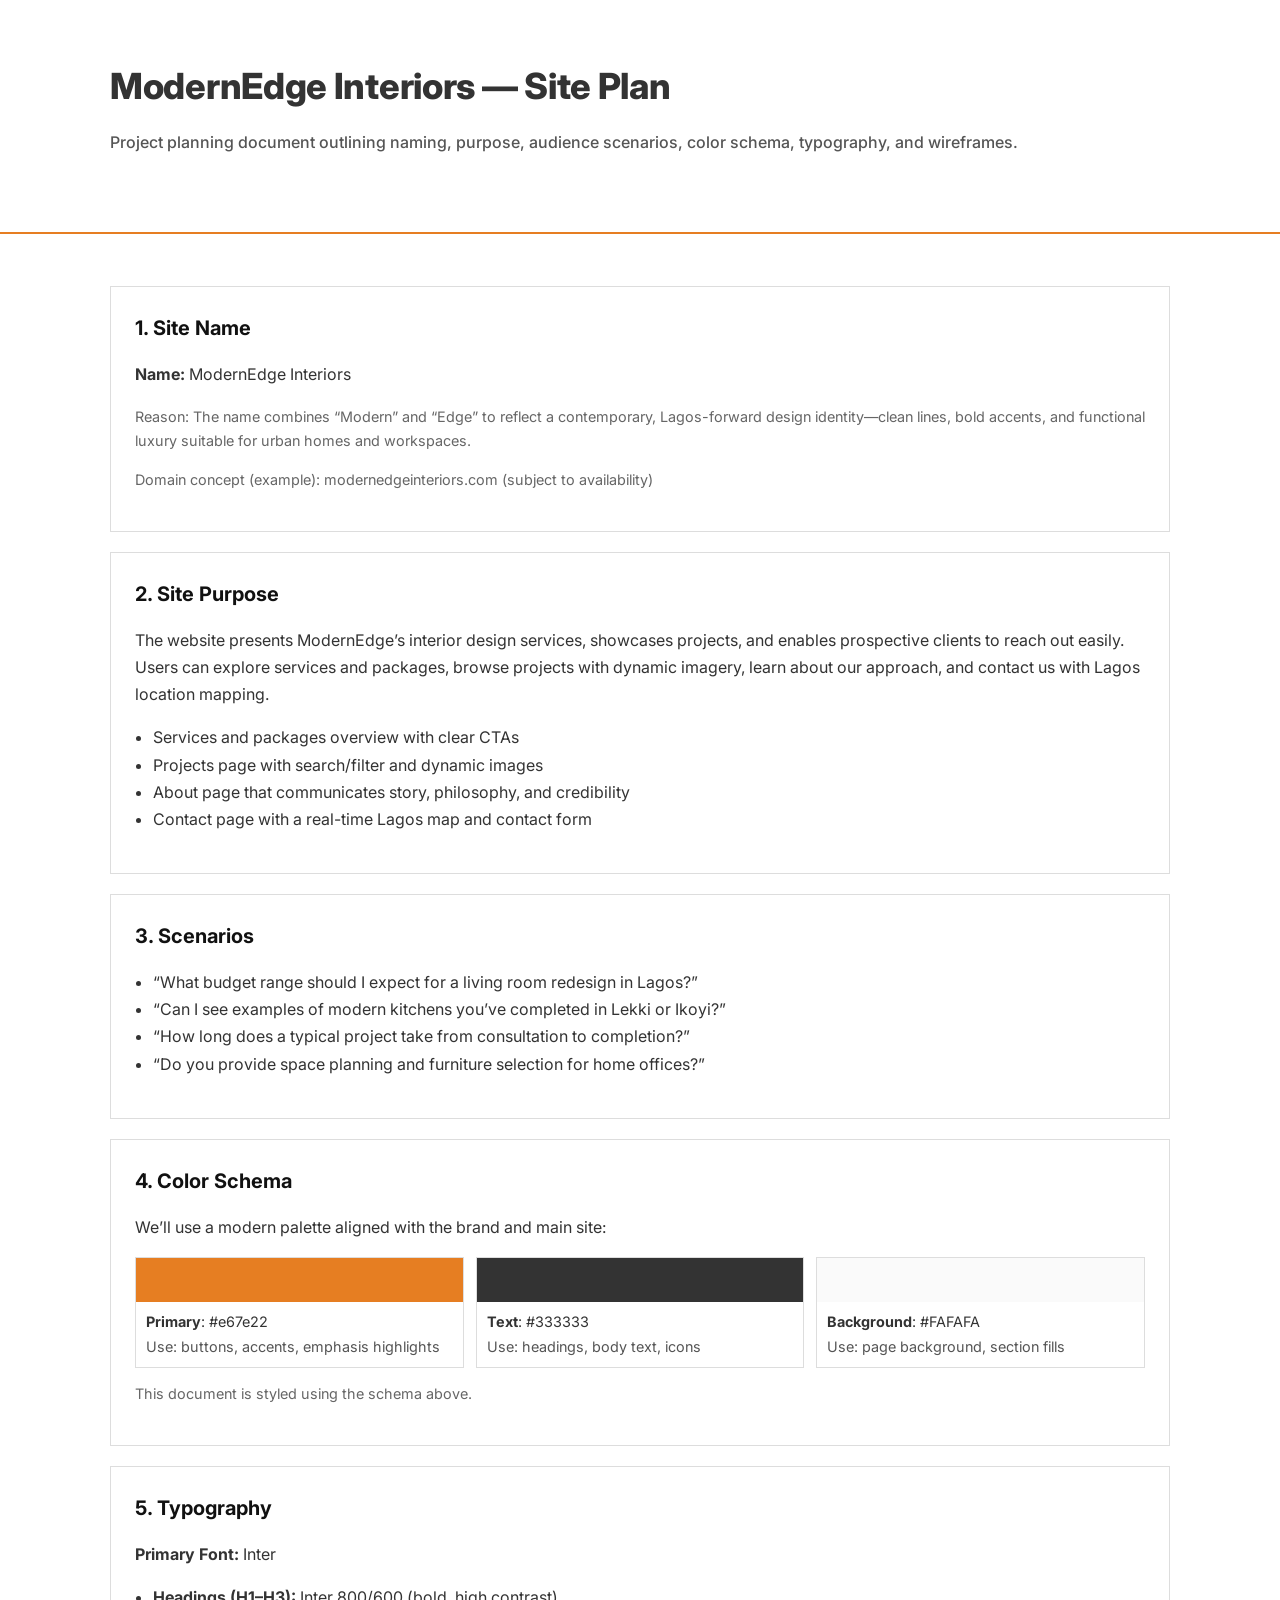
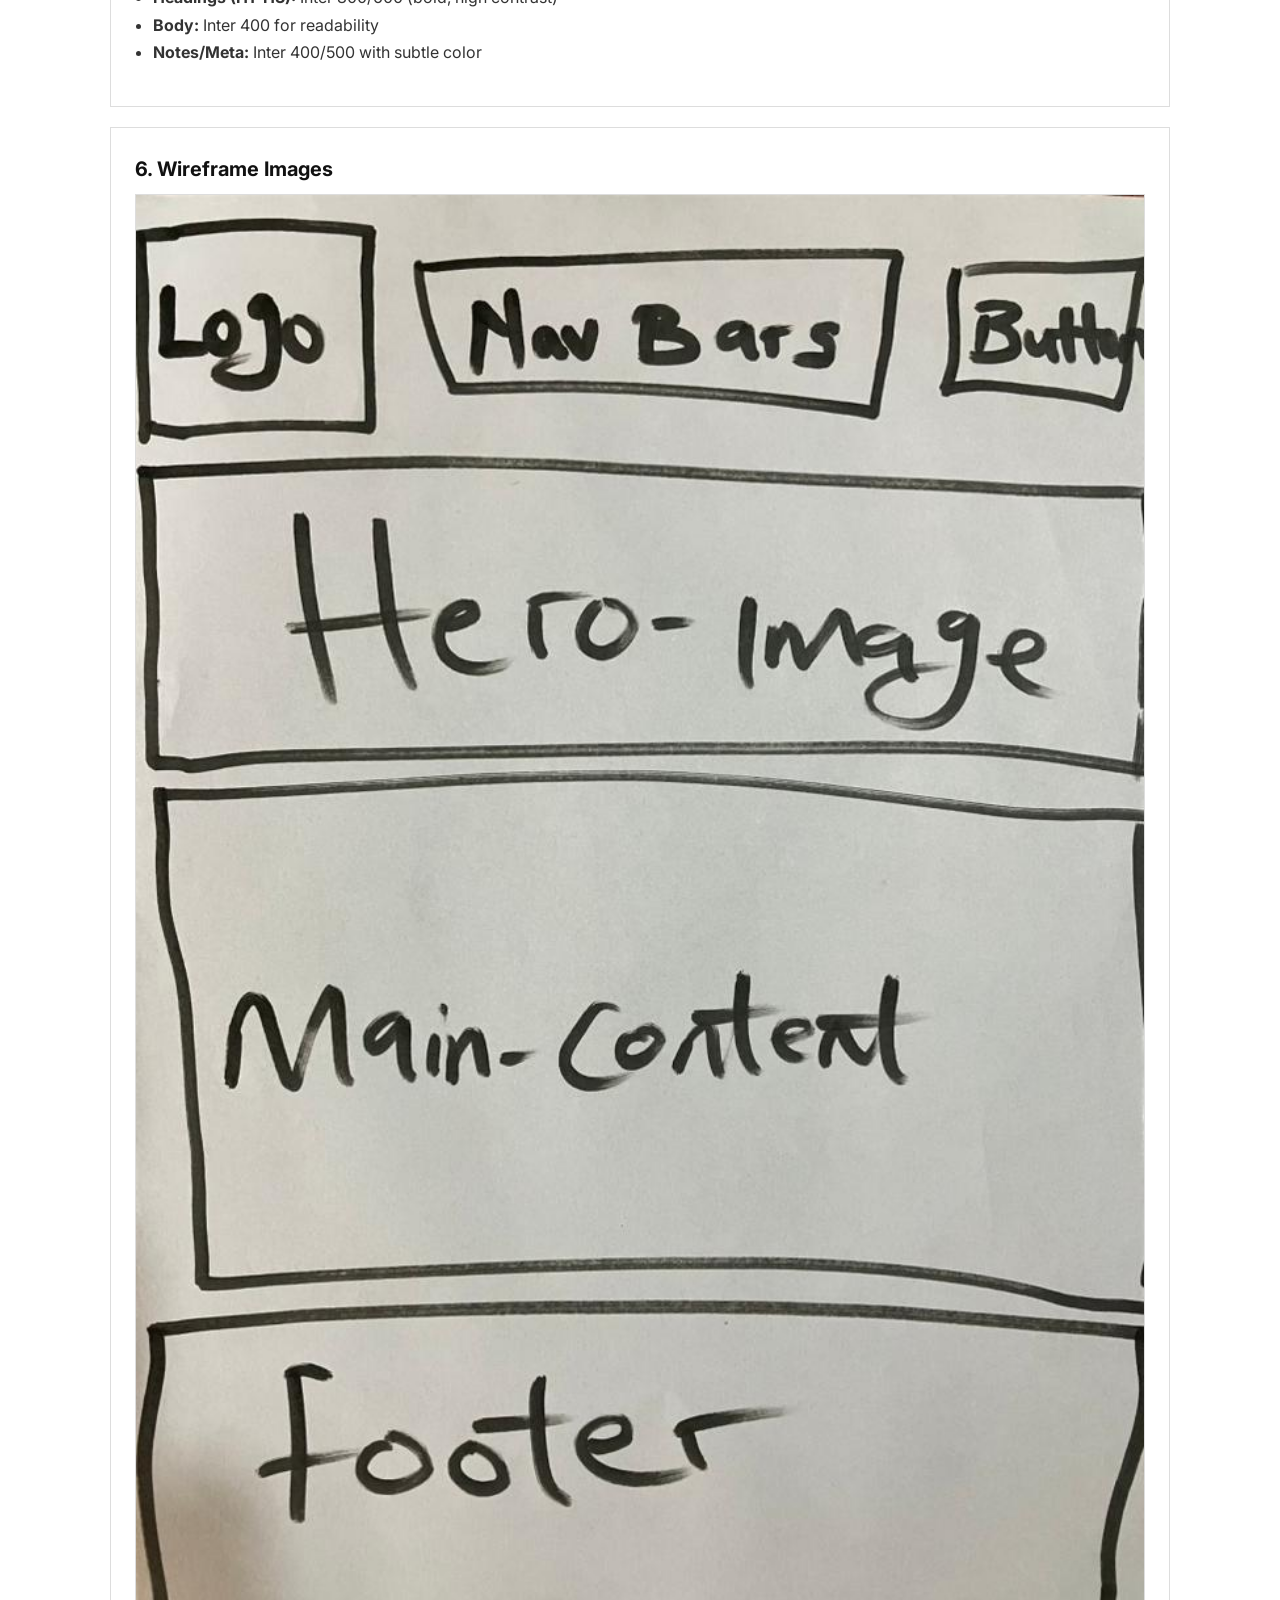
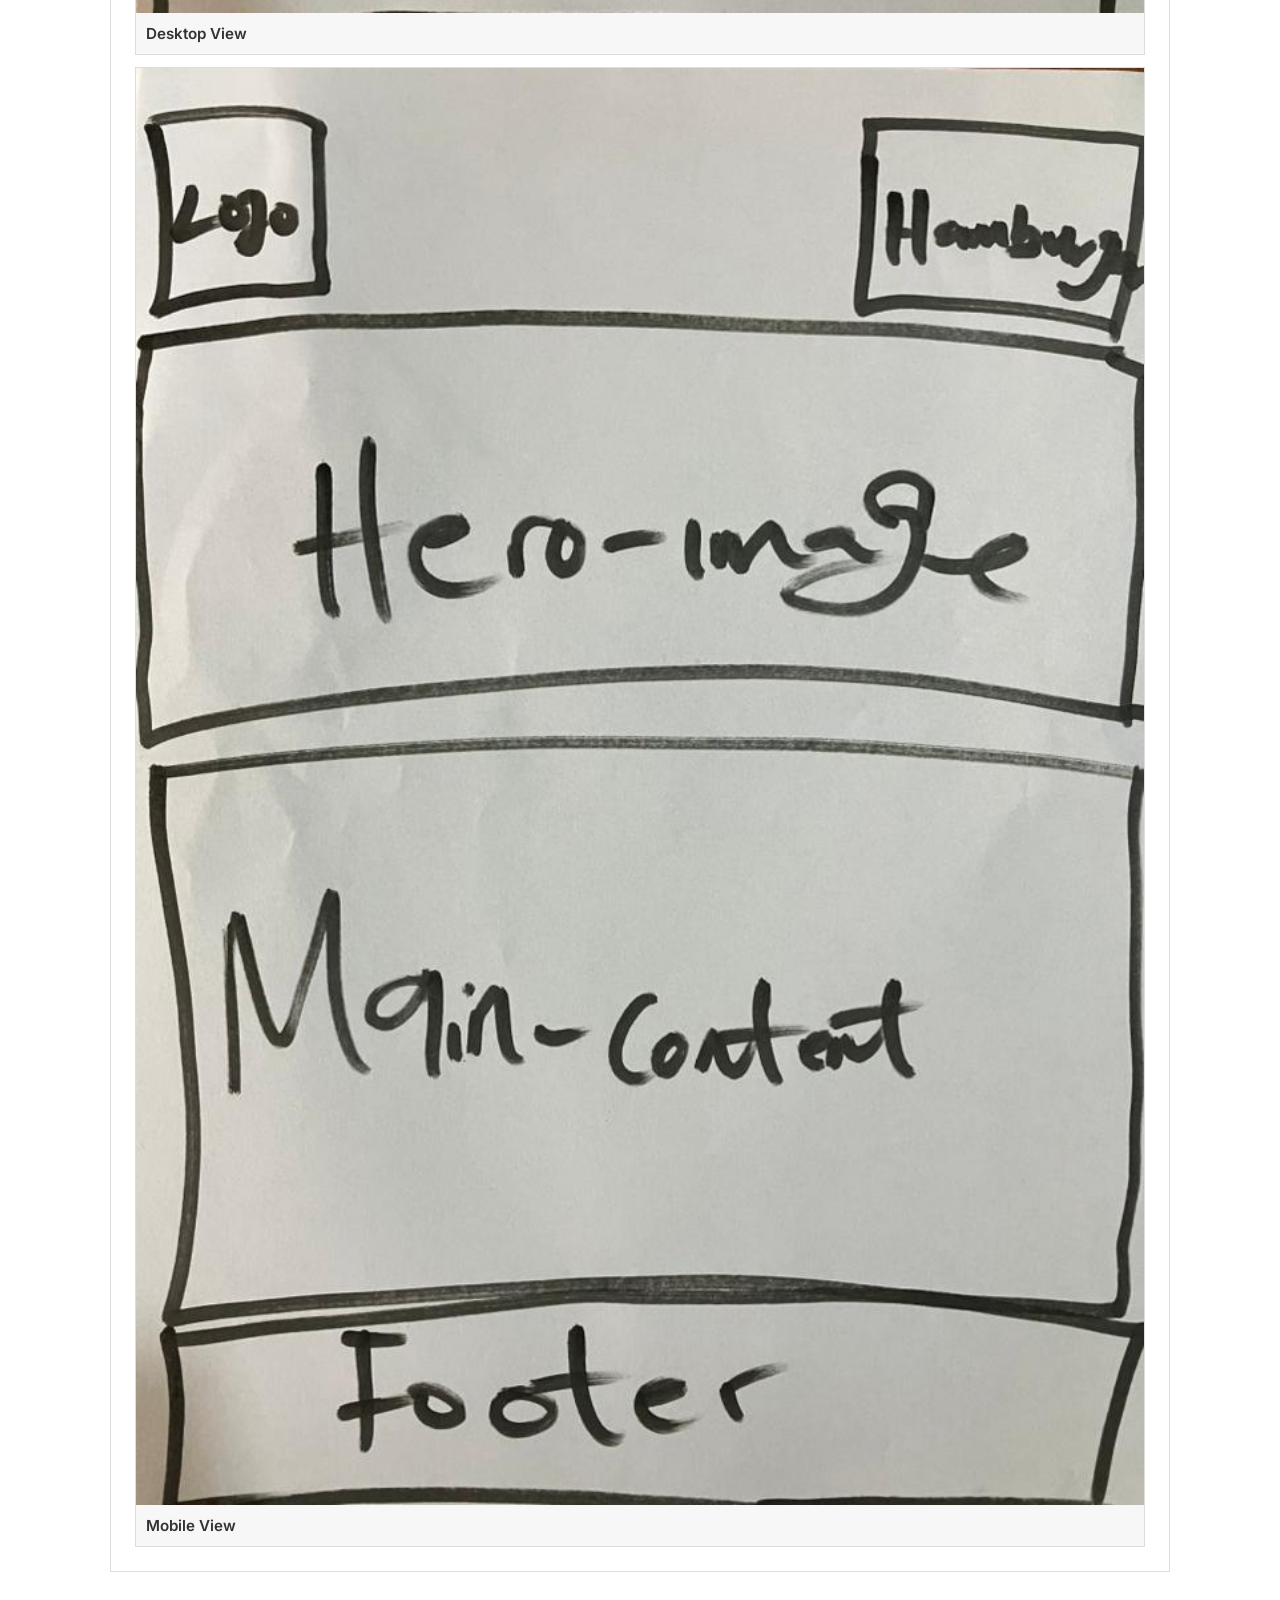
<file: site plan/index.html>
<!DOCTYPE html>
<html lang="en">
  <head>
    <meta charset="UTF-8" />
    <meta name="viewport" content="width=device-width, initial-scale=1.0" />
    <title>Site Plan - ModernEdge Interiors</title>
    <link rel="preconnect" href="https://fonts.googleapis.com" />
    <link rel="preconnect" href="https://fonts.gstatic.com" crossorigin />
    <link
      href="https://fonts.googleapis.com/css2?family=Inter:wght@400;600;800&display=swap"
      rel="stylesheet"
    />
    <link rel="stylesheet" href="styles.css" />
  </head>
  <body>
    <header class="site-header">
      <div class="container">
        <h1 class="title">ModernEdge Interiors — Site Plan</h1>
        <p class="subtitle">
          Project planning document outlining naming, purpose, audience
          scenarios, color schema, typography, and wireframes.
        </p>
      </div>
    </header>

    <main class="container">
      <section id="site-name">
        <h2>1. Site Name</h2>
        <p><strong>Name:</strong> ModernEdge Interiors</p>
        <p class="note">
          Reason: The name combines “Modern” and “Edge” to reflect a
          contemporary, Lagos-forward design identity—clean lines, bold accents,
          and functional luxury suitable for urban homes and workspaces.
        </p>
        <p class="note">
          Domain concept (example): modernedgeinteriors.com (subject to
          availability)
        </p>
      </section>

      <section id="site-purpose">
        <h2>2. Site Purpose</h2>
        <p>
          The website presents ModernEdge’s interior design services, showcases
          projects, and enables prospective clients to reach out easily. Users
          can explore services and packages, browse projects with dynamic
          imagery, learn about our approach, and contact us with Lagos location
          mapping.
        </p>
        <ul>
          <li>Services and packages overview with clear CTAs</li>
          <li>Projects page with search/filter and dynamic images</li>
          <li>
            About page that communicates story, philosophy, and credibility
          </li>
          <li>Contact page with a real-time Lagos map and contact form</li>
        </ul>
      </section>

      <section id="scenarios">
        <h2>3. Scenarios</h2>
        <ul>
          <li>
            “What budget range should I expect for a living room redesign in
            Lagos?”
          </li>
          <li>
            “Can I see examples of modern kitchens you’ve completed in Lekki or
            Ikoyi?”
          </li>
          <li>
            “How long does a typical project take from consultation to
            completion?”
          </li>
          <li>
            “Do you provide space planning and furniture selection for home
            offices?”
          </li>
        </ul>
      </section>

      <section id="color-schema">
        <h2>4. Color Schema</h2>
        <p>We’ll use a modern palette aligned with the brand and main site:</p>
        <div class="schema">
          <div class="swatch">
            <div class="chip primary"></div>
            <div class="meta">
              <strong>Primary</strong>: #e67e22
              <div class="use">Use: buttons, accents, emphasis highlights</div>
            </div>
          </div>
          <div class="swatch">
            <div class="chip text"></div>
            <div class="meta">
              <strong>Text</strong>: #333333
              <div class="use">Use: headings, body text, icons</div>
            </div>
          </div>
          <div class="swatch">
            <div class="chip bg"></div>
            <div class="meta">
              <strong>Background</strong>: #FAFAFA
              <div class="use">Use: page background, section fills</div>
            </div>
          </div>
        </div>
        <p class="note">This document is styled using the schema above.</p>
      </section>

      <section id="typography">
        <h2>5. Typography</h2>
        <p><strong>Primary Font:</strong> Inter</p>
        <ul>
          <li>
            <strong>Headings (H1–H3):</strong> Inter 800/600 (bold, high
            contrast)
          </li>
          <li><strong>Body:</strong> Inter 400 for readability</li>
          <li><strong>Notes/Meta:</strong> Inter 400/500 with subtle color</li>
        </ul>
      </section>

      <section id="wireframes">
        <h2>6. Wireframe Images</h2>
        <div class="figures">
          <figure>
            <img src="../images/image01.jpg" alt="Desktop view wireframe" />
            <figcaption>Desktop View</figcaption>
          </figure>
          <figure>
            <img src="../images/image02.jpg" alt="Mobile view wireframe" />
            <figcaption>Mobile View</figcaption>
          </figure>
        </div>
      </section>
    </main>
  </body>
</html>
</file>
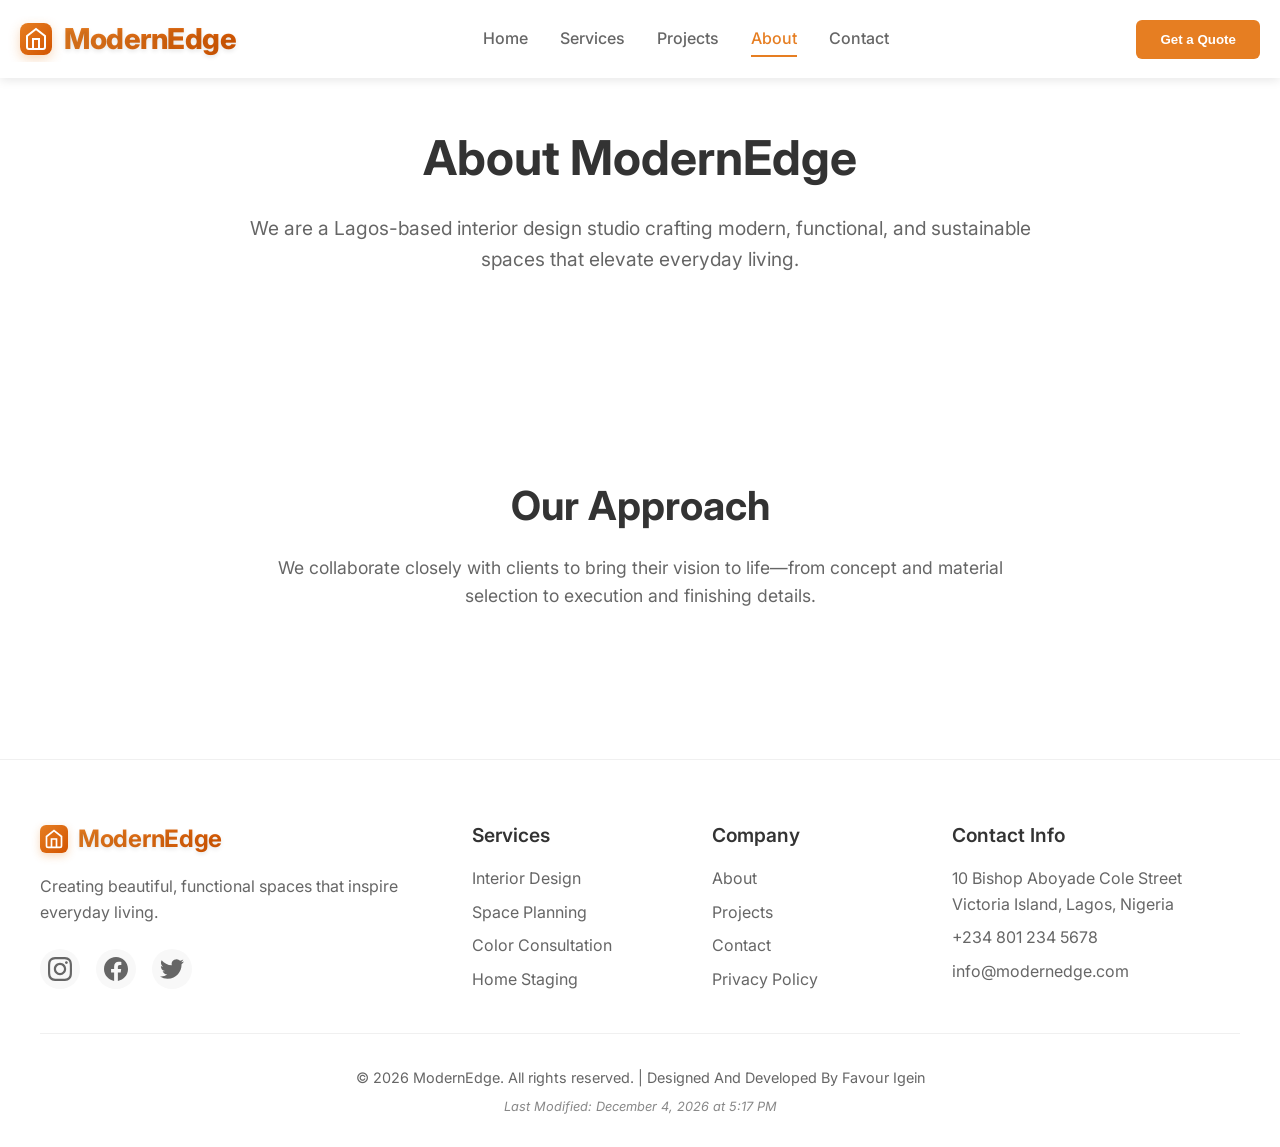
<file: about.html>
<!DOCTYPE html>
<html lang="en">
  <head>
    <meta charset="UTF-8" />
    <meta name="viewport" content="width=device-width, initial-scale=1.0" />
    <meta name="author" content="Favour Igein" />
    <meta
      name="description"
      content="About ModernEdge - Interior design studio in Lagos, Nigeria"
    />
    <title>About - ModernEdge</title>
    <link
      rel="icon"
      type="image/svg+xml"
      href="data:image/svg+xml,%3Csvg xmlns='http://www.w3.org/2000/svg' viewBox='0 0 24 24' fill='%23E67E22'%3E%3Cpath d='M3 9l9-7 9 7v11a2 2 0 0 1-2 2H5a2 2 0 0 1-2-2z'/%3E%3Cpolyline points='9,22 9,12 15,12 15,22'/%3E%3C/svg%3E"
    />
    <link rel="stylesheet" href="styles/styles.css" />
    <link rel="preconnect" href="https://fonts.googleapis.com" />
    <link rel="preconnect" href="https://fonts.gstatic.com" crossorigin />
    <link
      href="https://fonts.googleapis.com/css2?family=Inter:wght@300;400;500;600;700&display=swap"
      rel="stylesheet"
    />
  </head>
  <body>
    <nav class="navbar">
      <div class="nav-container">
        <div class="nav-logo">
          <div class="logo-icon">
            <svg
              width="24"
              height="24"
              viewBox="0 0 24 24"
              fill="none"
              stroke="currentColor"
              stroke-width="2"
            >
              <path d="M3 9l9-7 9 7v11a2 2 0 0 1-2 2H5a2 2 0 0 1-2-2z" />
              <polyline points="9,22 9,12 15,12 15,22" />
            </svg>
          </div>
          <span class="logo-text">ModernEdge</span>
        </div>
        <div class="nav-menu" id="nav-menu">
          <a href="index.html" class="nav-link">Home</a>
          <a href="services.html" class="nav-link">Services</a>
          <a href="projects.html" class="nav-link">Projects</a>
          <a href="about.html" class="nav-link active">About</a>
          <a href="contact.html" class="nav-link">Contact</a>
        </div>
        <button class="nav-toggle" id="nav-toggle">
          <span class="bar"></span>
          <span class="bar"></span>
          <span class="bar"></span>
        </button>
        <button
          class="cta-button"
          onclick="window.location.href='contact.html'"
        >
          Get a Quote
        </button>
      </div>
    </nav>

    <section class="services-hero pt-120">
      <div class="container">
        <h1>About ModernEdge</h1>
        <p>
          We are a Lagos-based interior design studio crafting modern,
          functional, and sustainable spaces that elevate everyday living.
        </p>
      </div>
    </section>

    <section class="approach">
      <div class="container">
        <h2 class="section-title">Our Approach</h2>
        <p class="section-description">
          We collaborate closely with clients to bring their vision to life—from
          concept and material selection to execution and finishing details.
        </p>
      </div>
    </section>

    <footer class="footer">
      <div class="container">
        <div class="footer-content">
          <div class="footer-section">
            <div class="footer-logo">
              <div class="logo-icon">
                <svg
                  width="20"
                  height="20"
                  viewBox="0 0 24 24"
                  fill="none"
                  stroke="currentColor"
                  stroke-width="2"
                >
                  <path d="M3 9l9-7 9 7v11a2 2 0 0 1-2 2H5a2 2 0 0 1-2-2z" />
                  <polyline points="9,22 9,12 15,12 15,22" />
                </svg>
              </div>
              <span class="logo-text">ModernEdge</span>
            </div>
            <p>
              Creating beautiful, functional spaces that inspire everyday
              living.
            </p>
            <div class="social-links">
              <a href="#" aria-label="Instagram">
                <svg
                  width="24"
                  height="24"
                  viewBox="0 0 24 24"
                  fill="currentColor"
                >
                  <path
                    d="M12 2.163c3.204 0 3.584.012 4.85.07 3.252.148 4.771 1.691 4.919 4.919.058 1.265.069 1.645.069 4.849 0 3.205-.012 3.584-.069 4.849-.149 3.225-1.664 4.771-4.919 4.919-1.266.058-1.644.07-4.85.07-3.204 0-3.584-.012-4.849-.07-3.26-.149-4.771-1.699-4.919-4.92-.058-1.265-.07-1.644-.07-4.849 0-3.204.013-3.583.07-4.849.149-3.227 1.664-4.771 4.919-4.919 1.266-.057 1.645-.069 4.849-.069zm0-2.163c-3.259 0-3.667.014-4.947.072-4.358.2-6.78 2.618-6.98 6.98-.059 1.281-.073 1.689-.073 4.948 0 3.259.014 3.668.072 4.948.2 4.358 2.618 6.78 6.98 6.98 1.281.058 1.689.072 4.948.072 3.259 0 3.668-.014 4.948-.072 4.354-.2 6.782-2.618 6.979-6.98.059-1.28.073-1.689.073-4.948 0-3.259-.014-3.667-.072-4.947-.196-4.354-2.617-6.78-6.979-6.98-1.281-.059-1.69-.073-4.949-.073zm0 5.838c-3.403 0-6.162 2.759-6.162 6.162s2.759 6.163 6.162 6.163 6.162-2.759 6.162-6.163c0-3.403-2.759-6.162-6.162-6.162zm0 10.162c-2.209 0-4-1.79-4-4 0-2.209 1.791-4 4-4s4 1.791 4 4c0 2.21-1.791 4-4 4zm6.406-11.845c-.796 0-1.441.645-1.441 1.44s.645 1.44 1.441 1.44c.795 0 1.439-.645 1.439-1.44s-.644-1.44-1.439-1.44z"
                  />
                </svg>
              </a>
              <a href="#" aria-label="Facebook">
                <svg
                  width="24"
                  height="24"
                  viewBox="0 0 24 24"
                  fill="currentColor"
                >
                  <path
                    d="M24 12.073c0-6.627-5.373-12-12-12s-12 5.373-12 12c0 5.99 4.388 10.954 10.125 11.854v-8.385H7.078v-3.47h3.047V9.43c0-3.007 1.792-4.669 4.533-4.669 1.312 0 2.686.235 2.686.235v2.953H15.83c-1.491 0-1.956.925-1.956 1.874v2.25h3.328l-.532 3.47h-2.796v8.385C19.612 23.027 24 18.062 24 12.073z"
                  />
                </svg>
              </a>
              <a href="#" aria-label="Twitter">
                <svg
                  width="24"
                  height="24"
                  viewBox="0 0 24 24"
                  fill="currentColor"
                >
                  <path
                    d="M23.953 4.57a10 10 0 01-2.825.775 4.958 4.958 0 002.163-2.723c-.951.555-2.005.959-3.127 1.184a4.92 4.92 0 00-8.384 4.482C7.69 8.095 4.067 6.13 1.64 3.162a4.822 4.822 0 00-.666 2.475c0 1.71.87 3.213 2.188 4.096a4.904 4.904 0 01-2.228-.616v.06a4.923 4.923 0 003.946 4.827 4.996 4.996 0 01-2.212.085 4.936 4.936 0 004.604 3.417 9.867 9.867 0 01-6.102 2.105c-.39 0-.779-.023-1.17-.067a13.995 13.995 0 007.557 2.209c9.053 0 13.998-7.496 13.998-13.985 0-.21 0-.42-.015-.63A9.935 9.935 0 0024 4.59z"
                  />
                </svg>
              </a>
            </div>
          </div>
          <div class="footer-section">
            <h3>Services</h3>
            <ul>
              <li><a href="services.html">Interior Design</a></li>
              <li><a href="services.html">Space Planning</a></li>
              <li><a href="services.html">Color Consultation</a></li>
              <li><a href="services.html">Home Staging</a></li>
            </ul>
          </div>
          <div class="footer-section">
            <h3>Company</h3>
            <ul>
              <li><a href="about.html">About</a></li>
              <li><a href="projects.html">Projects</a></li>
              <li><a href="contact.html">Contact</a></li>
              <li><a href="#">Privacy Policy</a></li>
            </ul>
          </div>
          <div class="footer-section">
            <h3>Contact Info</h3>
            <div class="contact-info">
              <p>
                10 Bishop Aboyade Cole Street<br />Victoria Island, Lagos,
                Nigeria
              </p>
              <p>+234 801 234 5678</p>
              <p>info@modernedge.com</p>
            </div>
          </div>
        </div>
        <div class="footer-bottom">
          <p>
            &copy; <span id="current-year"></span> ModernEdge. All rights
            reserved. | Designed And Developed By Favour Igein
          </p>
          <p class="last-modified">
            Last Modified: <span id="last-modified"></span>
          </p>
        </div>
      </div>
    </footer>

    <script type="module" src="scripts/main.js"></script>
  </body>
</html>
</file>
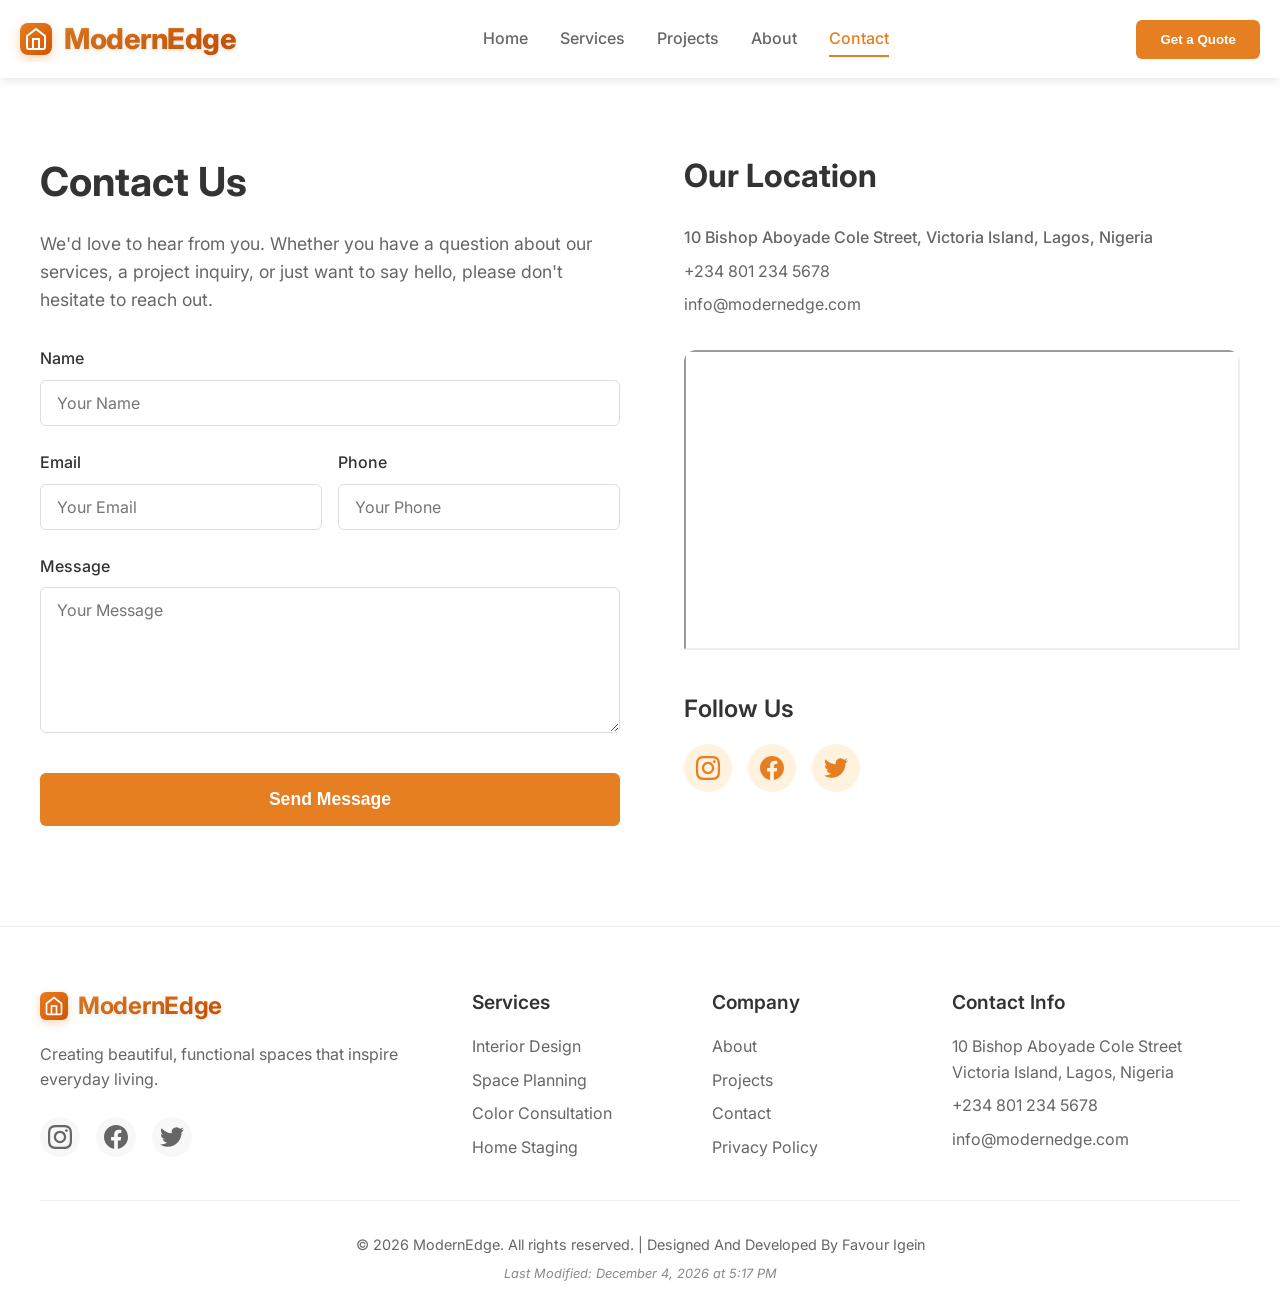
<file: contact.html>
<!DOCTYPE html>
<html lang="en">
  <head>
    <meta charset="UTF-8" />
    <meta name="viewport" content="width=device-width, initial-scale=1.0" />
    <meta name="author" content="Favour Igein" />
    <meta
      name="description"
      content="Contact ModernEdge - Get in touch for your interior design project"
    />
    <title>Contact - ModernEdge</title>
    <link
      rel="icon"
      type="image/svg+xml"
      href="data:image/svg+xml,%3Csvg xmlns='http://www.w3.org/2000/svg' viewBox='0 0 24 24' fill='%23E67E22'%3E%3Cpath d='M3 9l9-7 9 7v11a2 2 0 0 1-2 2H5a2 2 0 0 1-2-2z'/%3E%3Cpolyline points='9,22 9,12 15,12 15,22'/%3E%3C/svg%3E"
    />
    <link rel="stylesheet" href="styles/styles.css" />
    <link rel="preconnect" href="https://fonts.googleapis.com" />
    <link rel="preconnect" href="https://fonts.gstatic.com" crossorigin />
    <link
      href="https://fonts.googleapis.com/css2?family=Inter:wght@300;400;500;600;700&display=swap"
      rel="stylesheet"
    />
  </head>
  <body>
    <!-- Navigation -->
    <nav class="navbar">
      <div class="nav-container">
        <div class="nav-logo">
          <div class="logo-icon">
            <svg
              width="24"
              height="24"
              viewBox="0 0 24 24"
              fill="none"
              stroke="currentColor"
              stroke-width="2"
            >
              <path d="M3 9l9-7 9 7v11a2 2 0 0 1-2 2H5a2 2 0 0 1-2-2z" />
              <polyline points="9,22 9,12 15,12 15,22" />
            </svg>
          </div>
          <span class="logo-text">ModernEdge</span>
        </div>
        <div class="nav-menu" id="nav-menu">
          <a href="index.html" class="nav-link">Home</a>
          <a href="services.html" class="nav-link">Services</a>
          <a href="projects.html" class="nav-link">Projects</a>
          <a href="about.html" class="nav-link">About</a>
          <a href="contact.html" class="nav-link active">Contact</a>
        </div>
        <button class="nav-toggle" id="nav-toggle">
          <span class="bar"></span>
          <span class="bar"></span>
          <span class="bar"></span>
        </button>
        <button class="cta-button">Get a Quote</button>
      </div>
    </nav>

    <!-- Contact Section -->
    <section class="contact-section">
      <div class="container">
        <div class="contact-grid">
          <!-- Contact Form -->
          <div class="contact-form-section">
            <h1>Contact Us</h1>
            <p>
              We'd love to hear from you. Whether you have a question about our
              services, a project inquiry, or just want to say hello, please
              don't hesitate to reach out.
            </p>

            <form
              class="contact-form"
              id="contact-form"
              action="form-action.html"
              method="GET"
            >
              <div class="form-group">
                <label for="name">Name</label>
                <input
                  type="text"
                  id="name"
                  name="name"
                  placeholder="Your Name"
                  required
                />
              </div>

              <div class="form-row">
                <div class="form-group half">
                  <label for="email">Email</label>
                  <input
                    type="email"
                    id="email"
                    name="email"
                    placeholder="Your Email"
                    required
                  />
                </div>
                <div class="form-group half">
                  <label for="phone">Phone</label>
                  <input
                    type="tel"
                    id="phone"
                    name="phone"
                    placeholder="Your Phone"
                  />
                </div>
              </div>

              <div class="form-group">
                <label for="message">Message</label>
                <textarea
                  id="message"
                  name="message"
                  rows="6"
                  placeholder="Your Message"
                  required
                ></textarea>
              </div>

              <button type="submit" class="send-message-btn">
                Send Message
              </button>
            </form>
          </div>

          <!-- Location Info -->
          <div class="location-section">
            <h2>Our Location</h2>
            <div class="location-details">
              <p class="address">
                10 Bishop Aboyade Cole Street, Victoria Island, Lagos, Nigeria
              </p>
              <p class="phone">+234 801 234 5678</p>
              <p class="email">info@modernedge.com</p>
            </div>

            <!-- Map -->
            <div class="map-container">
              <iframe
                class="location-map"
                title="ModernEdge Lagos Office Location"
                loading="lazy"
                allowfullscreen
                referrerpolicy="no-referrer-when-downgrade"
                src="https://www.google.com/maps/embed?pb=!1m18!1m12!1m3!1d3959.7902102929406!2d3.423584315285792!3d6.426986525950997!2m3!1f0!2f0!3f0!3m2!1i1024!2i768!4f13.1!3m3!1m2!1s0x103bf4c5f3e6c0c7%3A0x8a2f9a6c9f1a9b7b!2sVictoria%20Island%2C%20Lagos%2C%20Nigeria!5e0!3m2!1sen!2sng!4v1700000000000"
              ></iframe>
            </div>

            <!-- Social Links -->
            <div class="follow-us">
              <h3>Follow Us</h3>
              <div class="social-links">
                <a href="#" class="social-link" aria-label="Instagram">
                  <svg
                    width="24"
                    height="24"
                    viewBox="0 0 24 24"
                    fill="currentColor"
                  >
                    <path
                      d="M12 2.163c3.204 0 3.584.012 4.85.07 3.252.148 4.771 1.691 4.919 4.919.058 1.265.069 1.645.069 4.849 0 3.205-.012 3.584-.069 4.849-.149 3.225-1.664 4.771-4.919 4.919-1.266.058-1.644.07-4.85.07-3.204 0-3.584-.012-4.849-.07-3.26-.149-4.771-1.699-4.919-4.92-.058-1.265-.07-1.644-.07-4.849 0-3.204.013-3.583.07-4.849.149-3.227 1.664-4.771 4.919-4.919 1.266-.057 1.645-.069 4.849-.069zm0-2.163c-3.259 0-3.667.014-4.947.072-4.358.2-6.78 2.618-6.98 6.98-.059 1.281-.073 1.689-.073 4.948 0 3.259.014 3.668.072 4.948.2 4.358 2.618 6.78 6.98 6.98 1.281.058 1.689.072 4.948.072 3.259 0 3.668-.014 4.948-.072 4.354-.2 6.782-2.618 6.979-6.98.059-1.28.073-1.689.073-4.948 0-3.259-.014-3.667-.072-4.947-.196-4.354-2.617-6.78-6.979-6.98-1.281-.059-1.69-.073-4.949-.073zm0 5.838c-3.403 0-6.162 2.759-6.162 6.162s2.759 6.163 6.162 6.163 6.162-2.759 6.162-6.163c0-3.403-2.759-6.162-6.162-6.162zm0 10.162c-2.209 0-4-1.79-4-4 0-2.209 1.791-4 4-4s4 1.791 4 4c0 2.21-1.791 4-4 4zm6.406-11.845c-.796 0-1.441.645-1.441 1.44s.645 1.44 1.441 1.44c.795 0 1.439-.645 1.439-1.44s-.644-1.44-1.439-1.44z"
                    />
                  </svg>
                </a>
                <a href="#" class="social-link" aria-label="Facebook">
                  <svg
                    width="24"
                    height="24"
                    viewBox="0 0 24 24"
                    fill="currentColor"
                  >
                    <path
                      d="M24 12.073c0-6.627-5.373-12-12-12s-12 5.373-12 12c0 5.99 4.388 10.954 10.125 11.854v-8.385H7.078v-3.47h3.047V9.43c0-3.007 1.792-4.669 4.533-4.669 1.312 0 2.686.235 2.686.235v2.953H15.83c-1.491 0-1.956.925-1.956 1.874v2.25h3.328l-.532 3.47h-2.796v8.385C19.612 23.027 24 18.062 24 12.073z"
                    />
                  </svg>
                </a>
                <a href="#" class="social-link" aria-label="Twitter">
                  <svg
                    width="24"
                    height="24"
                    viewBox="0 0 24 24"
                    fill="currentColor"
                  >
                    <path
                      d="M23.953 4.57a10 10 0 01-2.825.775 4.958 4.958 0 002.163-2.723c-.951.555-2.005.959-3.127 1.184a4.92 4.92 0 00-8.384 4.482C7.69 8.095 4.067 6.13 1.64 3.162a4.822 4.822 0 00-.666 2.475c0 1.71.87 3.213 2.188 4.096a4.904 4.904 0 01-2.228-.616v.06a4.923 4.923 0 003.946 4.827 4.996 4.996 0 01-2.212.085 4.936 4.936 0 004.604 3.417 9.867 9.867 0 01-6.102 2.105c-.39 0-.779-.023-1.17-.067a13.995 13.995 0 007.557 2.209c9.053 0 13.998-7.496 13.998-13.985 0-.21 0-.42-.015-.63A9.935 9.935 0 0024 4.59z"
                    />
                  </svg>
                </a>
              </div>
            </div>
          </div>
        </div>
      </div>
    </section>

    <!-- Footer -->
    <footer class="footer">
      <div class="container">
        <div class="footer-content">
          <div class="footer-section">
            <div class="footer-logo">
              <div class="logo-icon">
                <svg
                  width="20"
                  height="20"
                  viewBox="0 0 24 24"
                  fill="none"
                  stroke="currentColor"
                  stroke-width="2"
                >
                  <path d="M3 9l9-7 9 7v11a2 2 0 0 1-2 2H5a2 2 0 0 1-2-2z" />
                  <polyline points="9,22 9,12 15,12 15,22" />
                </svg>
              </div>
              <span class="logo-text">ModernEdge</span>
            </div>
            <p>
              Creating beautiful, functional spaces that inspire everyday
              living.
            </p>
            <div class="social-links">
              <a href="#" aria-label="Instagram">
                <svg
                  width="24"
                  height="24"
                  viewBox="0 0 24 24"
                  fill="currentColor"
                >
                  <path
                    d="M12 2.163c3.204 0 3.584.012 4.85.07 3.252.148 4.771 1.691 4.919 4.919.058 1.265.069 1.645.069 4.849 0 3.205-.012 3.584-.069 4.849-.149 3.225-1.664 4.771-4.919 4.919-1.266.058-1.644.07-4.85.07-3.204 0-3.584-.012-4.849-.07-3.26-.149-4.771-1.699-4.919-4.92-.058-1.265-.07-1.644-.07-4.849 0-3.204.013-3.583.07-4.849.149-3.227 1.664-4.771 4.919-4.919 1.266-.057 1.645-.069 4.849-.069zm0-2.163c-3.259 0-3.667.014-4.947.072-4.358.2-6.78 2.618-6.98 6.98-.059 1.281-.073 1.689-.073 4.948 0 3.259.014 3.668.072 4.948.2 4.358 2.618 6.78 6.98 6.98 1.281.058 1.689.072 4.948.072 3.259 0 3.668-.014 4.948-.072 4.354-.2 6.782-2.618 6.979-6.98.059-1.28.073-1.689.073-4.948 0-3.259-.014-3.667-.072-4.947-.196-4.354-2.617-6.78-6.979-6.98-1.281-.059-1.69-.073-4.949-.073zm0 5.838c-3.403 0-6.162 2.759-6.162 6.162s2.759 6.163 6.162 6.163 6.162-2.759 6.162-6.163c0-3.403-2.759-6.162-6.162-6.162zm0 10.162c-2.209 0-4-1.79-4-4 0-2.209 1.791-4 4-4s4 1.791 4 4c0 2.21-1.791 4-4 4zm6.406-11.845c-.796 0-1.441.645-1.441 1.44s.645 1.44 1.441 1.44c.795 0 1.439-.645 1.439-1.44s-.644-1.44-1.439-1.44z"
                  />
                </svg>
              </a>
              <a href="#" aria-label="Facebook">
                <svg
                  width="24"
                  height="24"
                  viewBox="0 0 24 24"
                  fill="currentColor"
                >
                  <path
                    d="M24 12.073c0-6.627-5.373-12-12-12s-12 5.373-12 12c0 5.99 4.388 10.954 10.125 11.854v-8.385H7.078v-3.47h3.047V9.43c0-3.007 1.792-4.669 4.533-4.669 1.312 0 2.686.235 2.686.235v2.953H15.83c-1.491 0-1.956.925-1.956 1.874v2.25h3.328l-.532 3.47h-2.796v8.385C19.612 23.027 24 18.062 24 12.073z"
                  />
                </svg>
              </a>
              <a href="#" aria-label="Twitter">
                <svg
                  width="24"
                  height="24"
                  viewBox="0 0 24 24"
                  fill="currentColor"
                >
                  <path
                    d="M23.953 4.57a10 10 0 01-2.825.775 4.958 4.958 0 002.163-2.723c-.951.555-2.005.959-3.127 1.184a4.92 4.92 0 00-8.384 4.482C7.69 8.095 4.067 6.13 1.64 3.162a4.822 4.822 0 00-.666 2.475c0 1.71.87 3.213 2.188 4.096a4.904 4.904 0 01-2.228-.616v.06a4.923 4.923 0 003.946 4.827 4.996 4.996 0 01-2.212.085 4.936 4.936 0 004.604 3.417 9.867 9.867 0 01-6.102 2.105c-.39 0-.779-.023-1.17-.067a13.995 13.995 0 007.557 2.209c9.053 0 13.998-7.496 13.998-13.985 0-.21 0-.42-.015-.63A9.935 9.935 0 0024 4.59z"
                  />
                </svg>
              </a>
            </div>
          </div>
          <div class="footer-section">
            <h3>Services</h3>
            <ul>
              <li><a href="services.html">Interior Design</a></li>
              <li><a href="services.html">Space Planning</a></li>
              <li><a href="services.html">Color Consultation</a></li>
              <li><a href="services.html">Home Staging</a></li>
            </ul>
          </div>
          <div class="footer-section">
            <h3>Company</h3>
            <ul>
              <li><a href="about.html">About</a></li>
              <li><a href="projects.html">Projects</a></li>
              <li><a href="contact.html">Contact</a></li>
              <li><a href="#">Privacy Policy</a></li>
            </ul>
          </div>
          <div class="footer-section">
            <h3>Contact Info</h3>
            <div class="contact-info">
              <p>
                10 Bishop Aboyade Cole Street<br />Victoria Island, Lagos,
                Nigeria
              </p>
              <p>+234 801 234 5678</p>
              <p>info@modernedge.com</p>
            </div>
          </div>
        </div>
        <div class="footer-bottom">
          <p>
            &copy; <span id="current-year"></span> ModernEdge. All rights
            reserved. | Designed And Developed By Favour Igein
          </p>
          <p class="last-modified">
            Last Modified: <span id="last-modified"></span>
          </p>
        </div>
      </div>
    </footer>

    <script type="module" src="scripts/main.js"></script>
  </body>
</html>
</file>
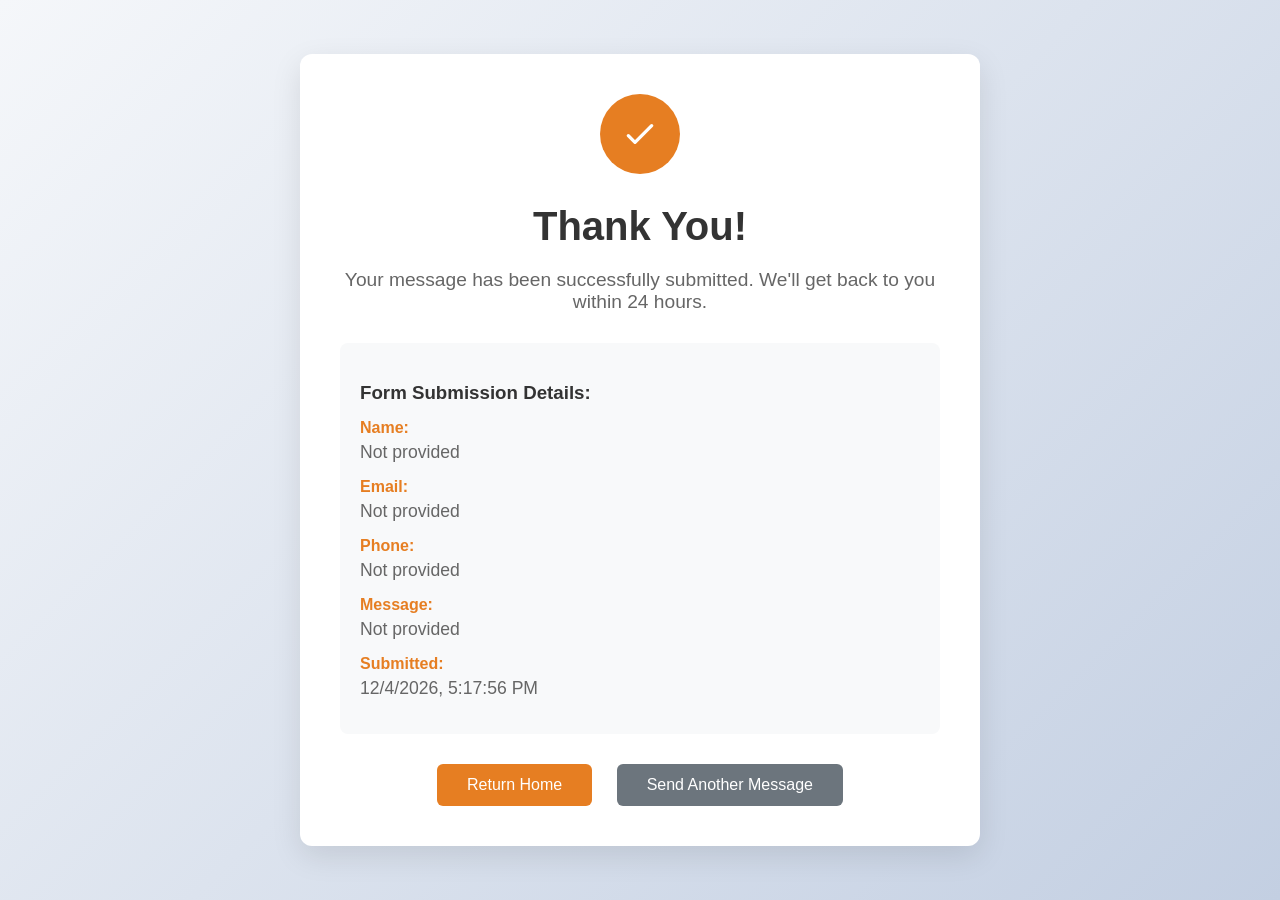
<file: form-action.html>
<!DOCTYPE html>
<html lang="en">
  <head>
    <meta charset="UTF-8" />
    <meta name="viewport" content="width=device-width, initial-scale=1.0" />
    <meta name="author" content="Favour Igein" />
    <title>Form Submission - ModernEdge</title>
    <link
      rel="icon"
      type="image/svg+xml"
      href="data:image/svg+xml,%3Csvg xmlns='http://www.w3.org/2000/svg' viewBox='0 0 24 24' fill='%23E67E22'%3E%3Cpath d='M3 9l9-7 9 7v11a2 2 0 0 1-2 2H5a2 2 0 0 1-2-2z'/%3E%3Cpolyline points='9,22 9,12 15,12 15,22'/%3E%3C/svg%3E"
    />
    <style>
      body {
        font-family: "Inter", Arial, sans-serif;
        margin: 0;
        padding: 0;
        background: linear-gradient(135deg, #f5f7fa 0%, #c3cfe2 100%);
        min-height: 100vh;
        display: flex;
        align-items: center;
        justify-content: center;
      }
      .container {
        background: white;
        padding: 40px;
        border-radius: 12px;
        box-shadow: 0 10px 30px rgba(0, 0, 0, 0.1);
        max-width: 600px;
        width: 90%;
        text-align: center;
      }
      .success-icon {
        width: 80px;
        height: 80px;
        background: #e67e22;
        border-radius: 50%;
        display: flex;
        align-items: center;
        justify-content: center;
        margin: 0 auto 30px;
      }
      .success-icon svg {
        width: 40px;
        height: 40px;
        color: white;
      }
      h1 {
        color: #333;
        margin-bottom: 20px;
        font-size: 2.5rem;
      }
      .subtitle {
        color: #666;
        font-size: 1.2rem;
        margin-bottom: 30px;
      }
      .form-data {
        background: #f8f9fa;
        padding: 20px;
        border-radius: 8px;
        margin: 30px 0;
        text-align: left;
      }
      .form-data h3 {
        color: #333;
        margin-bottom: 15px;
      }
      .form-field {
        margin-bottom: 15px;
      }
      .form-field strong {
        color: #e67e22;
        display: block;
        margin-bottom: 5px;
      }
      .form-field span {
        color: #666;
        font-size: 1.1rem;
      }
      .actions {
        margin-top: 30px;
      }
      .btn {
        display: inline-block;
        padding: 12px 30px;
        background: #e67e22;
        color: white;
        text-decoration: none;
        border-radius: 6px;
        margin: 0 10px;
        transition: background 0.3s ease;
      }
      .btn:hover {
        background: #d35400;
      }
      .btn-secondary {
        background: #6c757d;
      }
      .btn-secondary:hover {
        background: #5a6268;
      }
    </style>
  </head>
  <body>
    <div class="container">
      <div class="success-icon">
        <svg fill="none" stroke="currentColor" viewBox="0 0 24 24">
          <path
            stroke-linecap="round"
            stroke-linejoin="round"
            stroke-width="2"
            d="M5 13l4 4L19 7"
          ></path>
        </svg>
      </div>

      <h1>Thank You!</h1>
      <p class="subtitle">
        Your message has been successfully submitted. We'll get back to you
        within 24 hours.
      </p>

      <div class="form-data">
        <h3>Form Submission Details:</h3>
        <div class="form-field">
          <strong>Name:</strong>
          <span id="submitted-name">[Name will appear here]</span>
        </div>
        <div class="form-field">
          <strong>Email:</strong>
          <span id="submitted-email">[Email will appear here]</span>
        </div>
        <div class="form-field">
          <strong>Phone:</strong>
          <span id="submitted-phone">[Phone will appear here]</span>
        </div>
        <div class="form-field">
          <strong>Message:</strong>
          <span id="submitted-message">[Message will appear here]</span>
        </div>
        <div class="form-field">
          <strong>Submitted:</strong>
          <span id="submission-time">[Time will appear here]</span>
        </div>
      </div>

      <div class="actions">
        <a href="index.html" class="btn">Return Home</a>
        <a href="contact.html" class="btn btn-secondary"
          >Send Another Message</a
        >
      </div>
    </div>

    <script>
      // Display form data from URL parameters or localStorage
      function displayFormData() {
        const urlParams = new URLSearchParams(window.location.search);
        const storedData = localStorage.getItem("contactFormData");

        let formData = {};

        // Try to get data from URL parameters first
        if (urlParams.has("name")) {
          formData = {
            name: urlParams.get("name"),
            email: urlParams.get("email"),
            phone: urlParams.get("phone"),
            message: urlParams.get("message"),
          };
        } else if (storedData) {
          // Fallback to localStorage
          formData = JSON.parse(storedData);
        }

        // Display the data
        document.getElementById("submitted-name").textContent =
          formData.name || "Not provided";
        document.getElementById("submitted-email").textContent =
          formData.email || "Not provided";
        document.getElementById("submitted-phone").textContent =
          formData.phone || "Not provided";
        document.getElementById("submitted-message").textContent =
          formData.message || "Not provided";
        document.getElementById("submission-time").textContent =
          new Date().toLocaleString();
      }

      // Run on page load
      window.addEventListener("load", displayFormData);
    </script>
  </body>
</html>
</file>
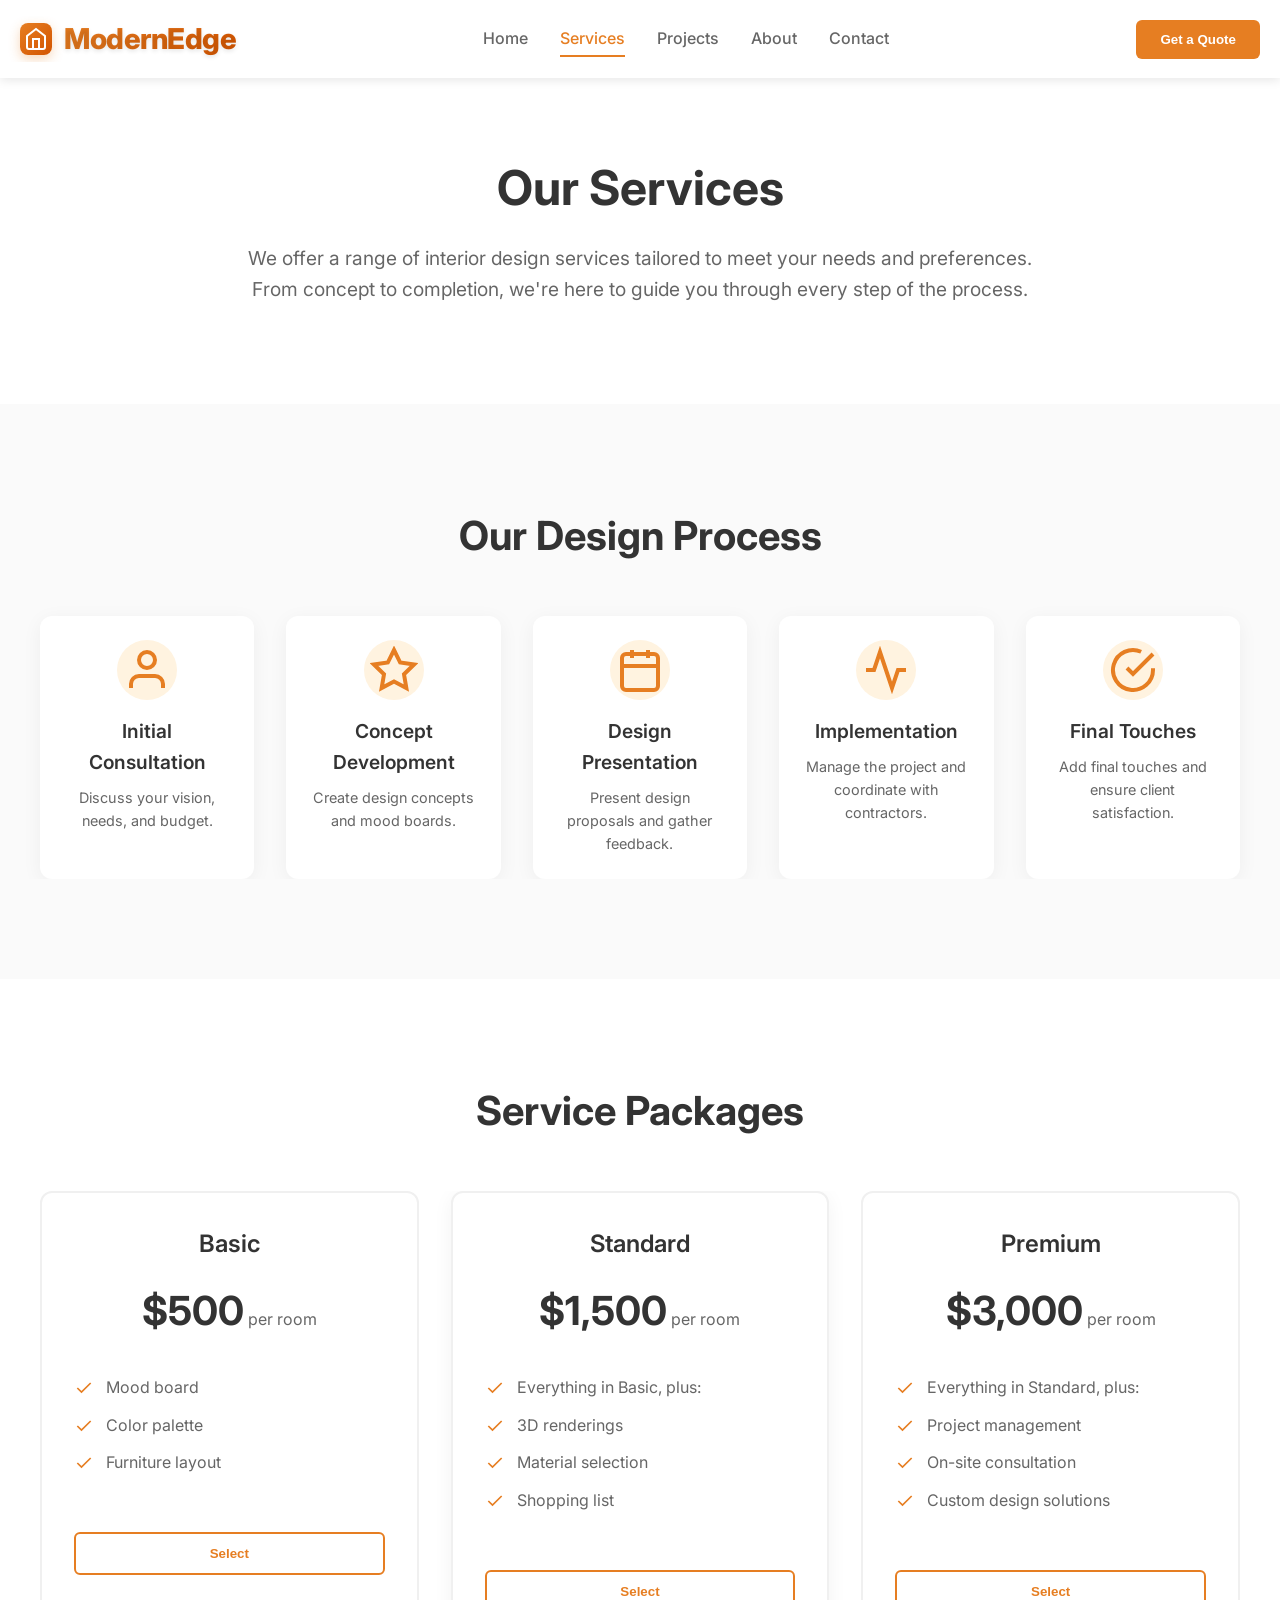
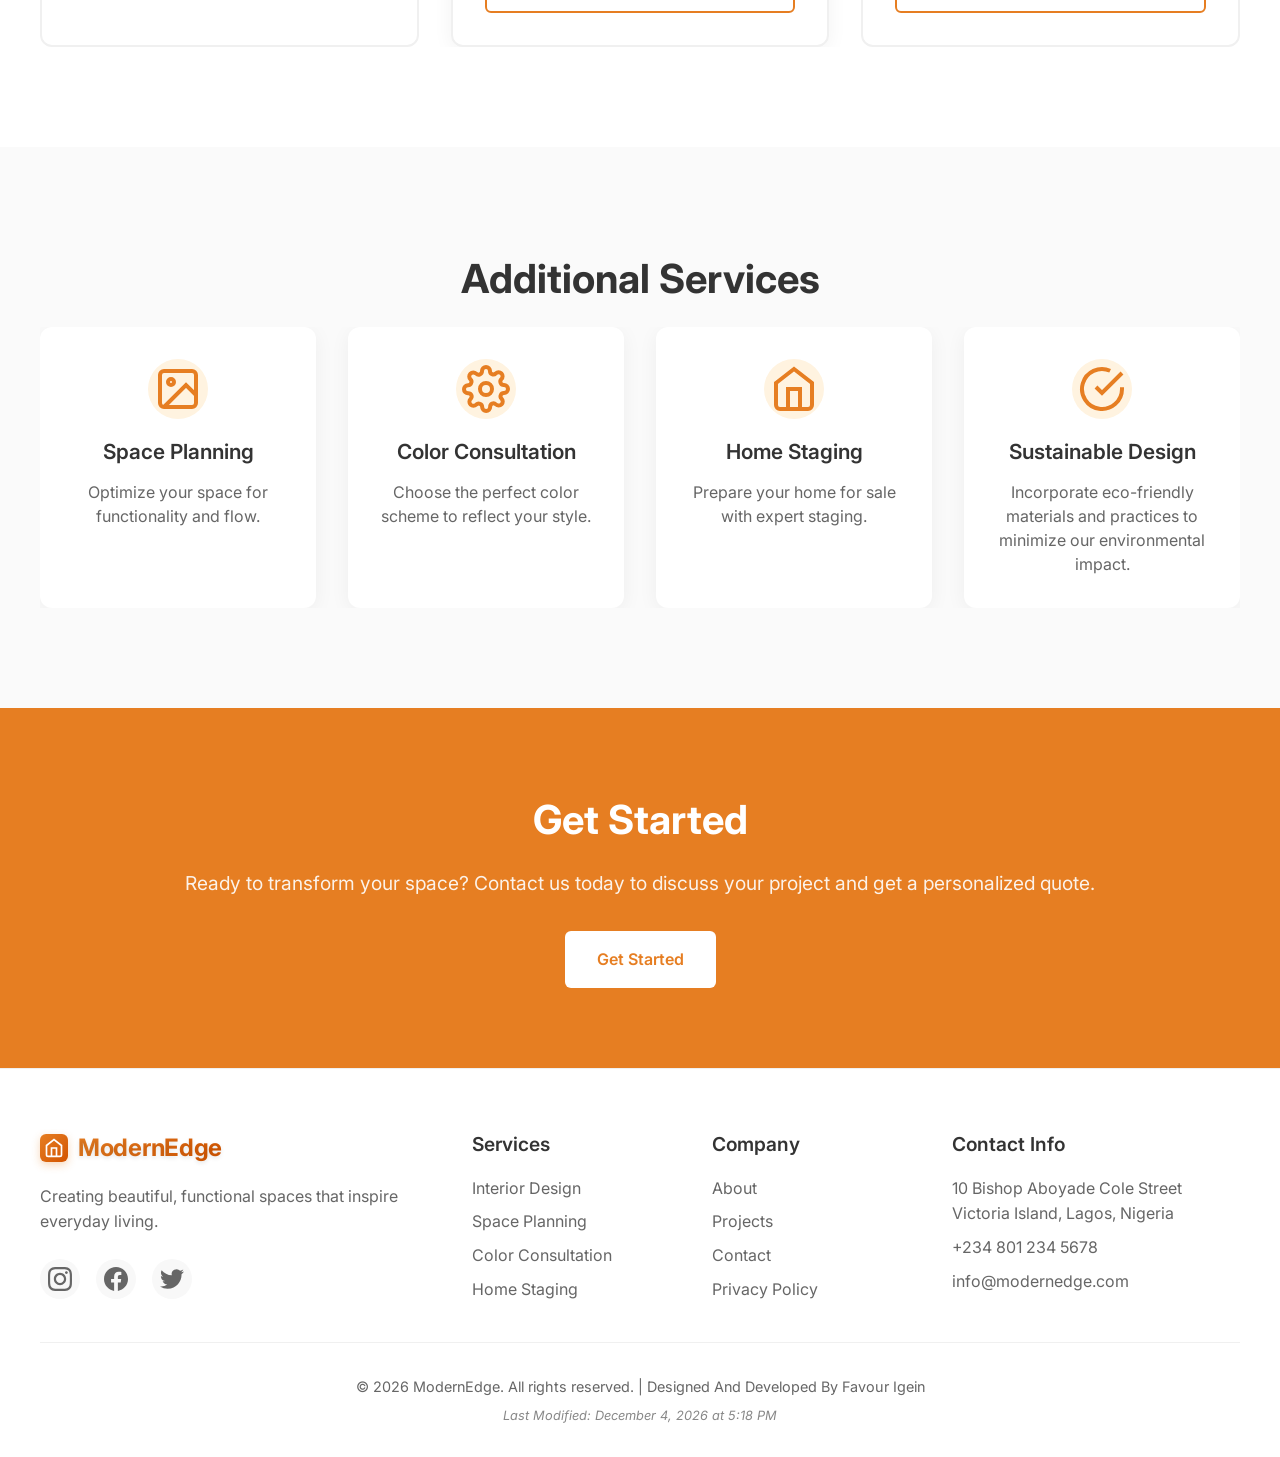
<file: services.html>
<!DOCTYPE html>
<html lang="en">
  <head>
    <meta charset="UTF-8" />
    <meta name="viewport" content="width=device-width, initial-scale=1.0" />
    <meta name="author" content="Favour Igein" />
    <meta
      name="description"
      content="ModernEdge Services - Interior design packages and services tailored to meet your needs"
    />
    <title>Services - ModernEdge</title>
    <link
      rel="icon"
      type="image/svg+xml"
      href="data:image/svg+xml,%3Csvg xmlns='http://www.w3.org/2000/svg' viewBox='0 0 24 24' fill='%23E67E22'%3E%3Cpath d='M3 9l9-7 9 7v11a2 2 0 0 1-2 2H5a2 2 0 0 1-2-2z'/%3E%3Cpolyline points='9,22 9,12 15,12 15,22'/%3E%3C/svg%3E"
    />
    <link rel="stylesheet" href="styles/styles.css" />
    <link rel="preconnect" href="https://fonts.googleapis.com" />
    <link rel="preconnect" href="https://fonts.gstatic.com" crossorigin />
    <link
      href="https://fonts.googleapis.com/css2?family=Inter:wght@300;400;500;600;700&display=swap"
      rel="stylesheet"
    />
  </head>
  <body>
    <!-- Navigation -->
    <nav class="navbar">
      <div class="nav-container">
        <div class="nav-logo">
          <div class="logo-icon">
            <svg
              width="24"
              height="24"
              viewBox="0 0 24 24"
              fill="none"
              stroke="currentColor"
              stroke-width="2"
            >
              <path d="M3 9l9-7 9 7v11a2 2 0 0 1-2 2H5a2 2 0 0 1-2-2z" />
              <polyline points="9,22 9,12 15,12 15,22" />
            </svg>
          </div>
          <span class="logo-text">ModernEdge</span>
        </div>
        <div class="nav-menu" id="nav-menu">
          <a href="index.html" class="nav-link">Home</a>
          <a href="services.html" class="nav-link active">Services</a>
          <a href="projects.html" class="nav-link">Projects</a>
          <a href="about.html" class="nav-link">About</a>
          <a href="contact.html" class="nav-link">Contact</a>
        </div>
        <button class="nav-toggle" id="nav-toggle">
          <span class="bar"></span>
          <span class="bar"></span>
          <span class="bar"></span>
        </button>
        <button
          class="cta-button"
          onclick="window.location.href='contact.html'"
        >
          Get a Quote
        </button>
      </div>
    </nav>

    <!-- Services Hero -->
    <section class="services-hero">
      <div class="container">
        <h1>Our Services</h1>
        <p>
          We offer a range of interior design services tailored to meet your
          needs and preferences. From concept to completion, we're here to guide
          you through every step of the process.
        </p>
      </div>
    </section>

    <!-- Design Process -->
    <section class="design-process">
      <div class="container">
        <h2 class="section-title">Our Design Process</h2>
        <div class="process-steps">
          <div class="process-step">
            <div class="step-icon">
              <svg
                width="48"
                height="48"
                viewBox="0 0 24 24"
                fill="none"
                stroke="currentColor"
                stroke-width="2"
              >
                <path d="M20 21v-2a4 4 0 0 0-4-4H8a4 4 0 0 0-4 4v2" />
                <circle cx="12" cy="7" r="4" />
              </svg>
            </div>
            <h3>Initial Consultation</h3>
            <p>Discuss your vision, needs, and budget.</p>
          </div>
          <div class="process-step">
            <div class="step-icon">
              <svg
                width="48"
                height="48"
                viewBox="0 0 24 24"
                fill="none"
                stroke="currentColor"
                stroke-width="2"
              >
                <path
                  d="M12 2l3.09 6.26L22 9.27l-5 4.87 1.18 6.88L12 17.77l-6.18 3.25L7 14.14 2 9.27l6.91-1.01L12 2z"
                />
              </svg>
            </div>
            <h3>Concept Development</h3>
            <p>Create design concepts and mood boards.</p>
          </div>
          <div class="process-step">
            <div class="step-icon">
              <svg
                width="48"
                height="48"
                viewBox="0 0 24 24"
                fill="none"
                stroke="currentColor"
                stroke-width="2"
              >
                <rect x="3" y="4" width="18" height="18" rx="2" ry="2" />
                <line x1="16" y1="2" x2="16" y2="6" />
                <line x1="8" y1="2" x2="8" y2="6" />
                <line x1="3" y1="10" x2="21" y2="10" />
              </svg>
            </div>
            <h3>Design Presentation</h3>
            <p>Present design proposals and gather feedback.</p>
          </div>
          <div class="process-step">
            <div class="step-icon">
              <svg
                width="48"
                height="48"
                viewBox="0 0 24 24"
                fill="none"
                stroke="currentColor"
                stroke-width="2"
              >
                <polyline points="22,12 18,12 15,21 9,3 6,12 2,12" />
              </svg>
            </div>
            <h3>Implementation</h3>
            <p>Manage the project and coordinate with contractors.</p>
          </div>
          <div class="process-step">
            <div class="step-icon">
              <svg
                width="48"
                height="48"
                viewBox="0 0 24 24"
                fill="none"
                stroke="currentColor"
                stroke-width="2"
              >
                <path d="M22 11.08V12a10 10 0 1 1-5.93-9.14" />
                <polyline points="22,4 12,14.01 9,11.01" />
              </svg>
            </div>
            <h3>Final Touches</h3>
            <p>Add final touches and ensure client satisfaction.</p>
          </div>
        </div>
      </div>
    </section>

    <!-- Service Packages -->
    <section class="service-packages">
      <div class="container">
        <h2 class="section-title">Service Packages</h2>
        <div class="packages-grid">
          <!-- Basic Package -->
          <div class="package-card">
            <div class="package-header">
              <h3>Basic</h3>
              <div class="package-price">
                <span class="price">$500</span>
                <span class="period">per room</span>
              </div>
            </div>
            <div class="package-features">
              <div class="feature">
                <svg
                  width="20"
                  height="20"
                  viewBox="0 0 24 24"
                  fill="none"
                  stroke="currentColor"
                  stroke-width="2"
                >
                  <polyline points="20,6 9,17 4,12" />
                </svg>
                <span>Mood board</span>
              </div>
              <div class="feature">
                <svg
                  width="20"
                  height="20"
                  viewBox="0 0 24 24"
                  fill="none"
                  stroke="currentColor"
                  stroke-width="2"
                >
                  <polyline points="20,6 9,17 4,12" />
                </svg>
                <span>Color palette</span>
              </div>
              <div class="feature">
                <svg
                  width="20"
                  height="20"
                  viewBox="0 0 24 24"
                  fill="none"
                  stroke="currentColor"
                  stroke-width="2"
                >
                  <polyline points="20,6 9,17 4,12" />
                </svg>
                <span>Furniture layout</span>
              </div>
            </div>
            <button class="package-button">Select</button>
          </div>

          <!-- Standard Package -->
          <div class="package-card featured">
            <div class="package-header">
              <h3>Standard</h3>
              <div class="package-price">
                <span class="price">$1,500</span>
                <span class="period">per room</span>
              </div>
            </div>
            <div class="package-features">
              <div class="feature">
                <svg
                  width="20"
                  height="20"
                  viewBox="0 0 24 24"
                  fill="none"
                  stroke="currentColor"
                  stroke-width="2"
                >
                  <polyline points="20,6 9,17 4,12" />
                </svg>
                <span>Everything in Basic, plus:</span>
              </div>
              <div class="feature">
                <svg
                  width="20"
                  height="20"
                  viewBox="0 0 24 24"
                  fill="none"
                  stroke="currentColor"
                  stroke-width="2"
                >
                  <polyline points="20,6 9,17 4,12" />
                </svg>
                <span>3D renderings</span>
              </div>
              <div class="feature">
                <svg
                  width="20"
                  height="20"
                  viewBox="0 0 24 24"
                  fill="none"
                  stroke="currentColor"
                  stroke-width="2"
                >
                  <polyline points="20,6 9,17 4,12" />
                </svg>
                <span>Material selection</span>
              </div>
              <div class="feature">
                <svg
                  width="20"
                  height="20"
                  viewBox="0 0 24 24"
                  fill="none"
                  stroke="currentColor"
                  stroke-width="2"
                >
                  <polyline points="20,6 9,17 4,12" />
                </svg>
                <span>Shopping list</span>
              </div>
            </div>
            <button class="package-button featured-button">Select</button>
          </div>

          <!-- Premium Package -->
          <div class="package-card">
            <div class="package-header">
              <h3>Premium</h3>
              <div class="package-price">
                <span class="price">$3,000</span>
                <span class="period">per room</span>
              </div>
            </div>
            <div class="package-features">
              <div class="feature">
                <svg
                  width="20"
                  height="20"
                  viewBox="0 0 24 24"
                  fill="none"
                  stroke="currentColor"
                  stroke-width="2"
                >
                  <polyline points="20,6 9,17 4,12" />
                </svg>
                <span>Everything in Standard, plus:</span>
              </div>
              <div class="feature">
                <svg
                  width="20"
                  height="20"
                  viewBox="0 0 24 24"
                  fill="none"
                  stroke="currentColor"
                  stroke-width="2"
                >
                  <polyline points="20,6 9,17 4,12" />
                </svg>
                <span>Project management</span>
              </div>
              <div class="feature">
                <svg
                  width="20"
                  height="20"
                  viewBox="0 0 24 24"
                  fill="none"
                  stroke="currentColor"
                  stroke-width="2"
                >
                  <polyline points="20,6 9,17 4,12" />
                </svg>
                <span>On-site consultation</span>
              </div>
              <div class="feature">
                <svg
                  width="20"
                  height="20"
                  viewBox="0 0 24 24"
                  fill="none"
                  stroke="currentColor"
                  stroke-width="2"
                >
                  <polyline points="20,6 9,17 4,12" />
                </svg>
                <span>Custom design solutions</span>
              </div>
            </div>
            <button class="package-button">Select</button>
          </div>
        </div>
      </div>
    </section>

    <!-- Additional Services -->
    <section class="additional-services">
      <div class="container">
        <h2 class="section-title">Additional Services</h2>
        <div class="additional-services-grid">
          <div class="service-item">
            <div class="service-icon">
              <svg
                width="48"
                height="48"
                viewBox="0 0 24 24"
                fill="none"
                stroke="currentColor"
                stroke-width="2"
              >
                <rect x="3" y="3" width="18" height="18" rx="2" ry="2" />
                <circle cx="8.5" cy="8.5" r="1.5" />
                <polyline points="21,15 16,10 5,21" />
              </svg>
            </div>
            <h3>Space Planning</h3>
            <p>Optimize your space for functionality and flow.</p>
          </div>
          <div class="service-item">
            <div class="service-icon">
              <svg
                width="48"
                height="48"
                viewBox="0 0 24 24"
                fill="none"
                stroke="currentColor"
                stroke-width="2"
              >
                <circle cx="12" cy="12" r="3" />
                <path
                  d="M19.4 15a1.65 1.65 0 0 0 .33 1.82l.06.06a2 2 0 0 1 0 2.83 2 2 0 0 1-2.83 0l-.06-.06a1.65 1.65 0 0 0-1.82-.33 1.65 1.65 0 0 0-1 1.51V21a2 2 0 0 1-2 2 2 2 0 0 1-2-2v-.09A1.65 1.65 0 0 0 9 19.4a1.65 1.65 0 0 0-1.82.33l-.06.06a2 2 0 0 1-2.83 0 2 2 0 0 1 0-2.83l.06-.06a1.65 1.65 0 0 0 .33-1.82 1.65 1.65 0 0 0-1.51-1H3a2 2 0 0 1-2-2 2 2 0 0 1 2-2h.09A1.65 1.65 0 0 0 4.6 9a1.65 1.65 0 0 0-.33-1.82l-.06-.06a2 2 0 0 1 0-2.83 2 2 0 0 1 2.83 0l.06.06a1.65 1.65 0 0 0 1.82.33H9a1.65 1.65 0 0 0 1-1.51V3a2 2 0 0 1 2-2 2 2 0 0 1 2 2v.09a1.65 1.65 0 0 0 1 1.51 1.65 1.65 0 0 0 1.82-.33l.06-.06a2 2 0 0 1 2.83 0 2 2 0 0 1 0 2.83l-.06.06a1.65 1.65 0 0 0-.33 1.82V9a1.65 1.65 0 0 0 1.51 1H21a2 2 0 0 1 2 2 2 2 0 0 1-2 2h-.09a1.65 1.65 0 0 0-1.51 1z"
                />
              </svg>
            </div>
            <h3>Color Consultation</h3>
            <p>Choose the perfect color scheme to reflect your style.</p>
          </div>
          <div class="service-item">
            <div class="service-icon">
              <svg
                width="48"
                height="48"
                viewBox="0 0 24 24"
                fill="none"
                stroke="currentColor"
                stroke-width="2"
              >
                <path d="M3 9l9-7 9 7v11a2 2 0 0 1-2 2H5a2 2 0 0 1-2-2z" />
                <polyline points="9,22 9,12 15,12 15,22" />
              </svg>
            </div>
            <h3>Home Staging</h3>
            <p>Prepare your home for sale with expert staging.</p>
          </div>
          <div class="service-item">
            <div class="service-icon">
              <svg
                width="48"
                height="48"
                viewBox="0 0 24 24"
                fill="none"
                stroke="currentColor"
                stroke-width="2"
              >
                <path d="M22 11.08V12a10 10 0 1 1-5.93-9.14" />
                <polyline points="22,4 12,14.01 9,11.01" />
              </svg>
            </div>
            <h3>Sustainable Design</h3>
            <p>
              Incorporate eco-friendly materials and practices to minimize our
              environmental impact.
            </p>
          </div>
        </div>
      </div>
    </section>

    <!-- CTA Section -->
    <section class="cta-section">
      <div class="container">
        <div class="cta-content">
          <h2>Get Started</h2>
          <p>
            Ready to transform your space? Contact us today to discuss your
            project and get a personalized quote.
          </p>
          <a href="contact.html" class="btn-primary">Get Started</a>
        </div>
      </div>
    </section>

    <!-- Footer -->
    <footer class="footer">
      <div class="container">
        <div class="footer-content">
          <div class="footer-section">
            <div class="footer-logo">
              <div class="logo-icon">
                <svg
                  width="20"
                  height="20"
                  viewBox="0 0 24 24"
                  fill="none"
                  stroke="currentColor"
                  stroke-width="2"
                >
                  <path d="M3 9l9-7 9 7v11a2 2 0 0 1-2 2H5a2 2 0 0 1-2-2z" />
                  <polyline points="9,22 9,12 15,12 15,22" />
                </svg>
              </div>
              <span class="logo-text">ModernEdge</span>
            </div>
            <p>
              Creating beautiful, functional spaces that inspire everyday
              living.
            </p>
            <div class="social-links">
              <a href="#" aria-label="Instagram">
                <svg
                  width="24"
                  height="24"
                  viewBox="0 0 24 24"
                  fill="currentColor"
                >
                  <path
                    d="M12 2.163c3.204 0 3.584.012 4.85.07 3.252.148 4.771 1.691 4.919 4.919.058 1.265.069 1.645.069 4.849 0 3.205-.012 3.584-.069 4.849-.149 3.225-1.664 4.771-4.919 4.919-1.266.058-1.644.07-4.85.07-3.204 0-3.584-.012-4.849-.07-3.26-.149-4.771-1.699-4.919-4.92-.058-1.265-.07-1.644-.07-4.849 0-3.204.013-3.583.07-4.849.149-3.227 1.664-4.771 4.919-4.919 1.266-.057 1.645-.069 4.849-.069zm0-2.163c-3.259 0-3.667.014-4.947.072-4.358.2-6.78 2.618-6.98 6.98-.059 1.281-.073 1.689-.073 4.948 0 3.259.014 3.668.072 4.948.2 4.358 2.618 6.78 6.98 6.98 1.281.058 1.689.072 4.948.072 3.259 0 3.668-.014 4.948-.072 4.354-.2 6.782-2.618 6.979-6.98.059-1.28.073-1.689.073-4.948 0-3.259-.014-3.667-.072-4.947-.196-4.354-2.617-6.78-6.979-6.98-1.281-.059-1.69-.073-4.949-.073zm0 5.838c-3.403 0-6.162 2.759-6.162 6.162s2.759 6.163 6.162 6.163 6.162-2.759 6.162-6.163c0-3.403-2.759-6.162-6.162-6.162zm0 10.162c-2.209 0-4-1.79-4-4 0-2.209 1.791-4 4-4s4 1.791 4 4c0 2.21-1.791 4-4 4zm6.406-11.845c-.796 0-1.441.645-1.441 1.44s.645 1.44 1.441 1.44c.795 0 1.439-.645 1.439-1.44s-.644-1.44-1.439-1.44z"
                  />
                </svg>
              </a>
              <a href="#" aria-label="Facebook">
                <svg
                  width="24"
                  height="24"
                  viewBox="0 0 24 24"
                  fill="currentColor"
                >
                  <path
                    d="M24 12.073c0-6.627-5.373-12-12-12s-12 5.373-12 12c0 5.99 4.388 10.954 10.125 11.854v-8.385H7.078v-3.47h3.047V9.43c0-3.007 1.792-4.669 4.533-4.669 1.312 0 2.686.235 2.686.235v2.953H15.83c-1.491 0-1.956.925-1.956 1.874v2.25h3.328l-.532 3.47h-2.796v8.385C19.612 23.027 24 18.062 24 12.073z"
                  />
                </svg>
              </a>
              <a href="#" aria-label="Twitter">
                <svg
                  width="24"
                  height="24"
                  viewBox="0 0 24 24"
                  fill="currentColor"
                >
                  <path
                    d="M23.953 4.57a10 10 0 01-2.825.775 4.958 4.958 0 002.163-2.723c-.951.555-2.005.959-3.127 1.184a4.92 4.92 0 00-8.384 4.482C7.69 8.095 4.067 6.13 1.64 3.162a4.822 4.822 0 00-.666 2.475c0 1.71.87 3.213 2.188 4.096a4.904 4.904 0 01-2.228-.616v.06a4.923 4.923 0 003.946 4.827 4.996 4.996 0 01-2.212.085 4.936 4.936 0 004.604 3.417 9.867 9.867 0 01-6.102 2.105c-.39 0-.779-.023-1.17-.067a13.995 13.995 0 007.557 2.209c9.053 0 13.998-7.496 13.998-13.985 0-.21 0-.42-.015-.63A9.935 9.935 0 0024 4.59z"
                  />
                </svg>
              </a>
            </div>
          </div>
          <div class="footer-section">
            <h3>Services</h3>
            <ul>
              <li><a href="services.html">Interior Design</a></li>
              <li><a href="services.html">Space Planning</a></li>
              <li><a href="services.html">Color Consultation</a></li>
              <li><a href="services.html">Home Staging</a></li>
            </ul>
          </div>
          <div class="footer-section">
            <h3>Company</h3>
            <ul>
              <li><a href="about.html">About</a></li>
              <li><a href="projects.html">Projects</a></li>
              <li><a href="contact.html">Contact</a></li>
              <li><a href="#">Privacy Policy</a></li>
            </ul>
          </div>
          <div class="footer-section">
            <h3>Contact Info</h3>
            <div class="contact-info">
              <p>
                10 Bishop Aboyade Cole Street<br />Victoria Island, Lagos,
                Nigeria
              </p>
              <p>+234 801 234 5678</p>
              <p>info@modernedge.com</p>
            </div>
          </div>
        </div>
        <div class="footer-bottom">
          <p>
            &copy; <span id="current-year"></span> ModernEdge. All rights
            reserved. | Designed And Developed By Favour Igein
          </p>
          <p class="last-modified">
            Last Modified: <span id="last-modified"></span>
          </p>
        </div>
      </div>
    </footer>

    <script type="module" src="scripts/main.js"></script>
  </body>
</html>
</file>
<file: site plan/styles.css>
/* Site Plan Styles - uses project palette and Inter */
* {
  box-sizing: border-box;
}

html,
body {
  margin: 0;
  padding: 0;
}

body {
  font-family: "Inter", -apple-system, BlinkMacSystemFont, "Segoe UI", Roboto,
    sans-serif;
  color: #333;
  background: #ffffff;
  line-height: 1.7;
}

.container {
  max-width: 1100px;
  margin: 0 auto;
  padding: 32px 20px 64px;
}

header.site-header {
  border-bottom: 2px solid #e67e22;
  background: #fff;
}

.title {
  margin: 0;
  padding: 24px 0 12px;
  font-size: 2rem;
  font-weight: 800;
  letter-spacing: -0.3px;
}

.subtitle {
  margin: 0 0 12px;
  color: #555;
  font-weight: 500;
}

main section {
  margin-top: 20px;
  padding: 16px;
  border: 1px solid #ddd;
  background: #fff;
}

section h2 {
  margin: 0 0 8px;
  font-size: 1.25rem;
  color: #111;
}

section p,
section li {
  color: #333;
}

ul {
  padding-left: 18px;
}

.schema {
  display: grid;
  grid-template-columns: repeat(auto-fit, minmax(180px, 1fr));
  gap: 12px;
  margin-top: 12px;
}

.swatch {
  border: 1px solid #ddd;
  background: #fff;
}

.swatch .chip {
  height: 44px;
}

.swatch .meta {
  padding: 8px 10px;
  font-size: 0.9rem;
}

.chip.primary {
  background: #e67e22;
}
.chip.text {
  background: #333;
}
.chip.bg {
  background: #fafafa;
}

.use {
  font-size: 0.9rem;
  color: #555;
}

.figures {
  display: grid;
  grid-template-columns: 1fr;
  gap: 12px;
}

figure {
  margin: 0;
  border: 1px solid #ddd;
  background: #fff;
}

figure img {
  display: block;
  width: 100%;
  height: auto;
}

figcaption {
  padding: 8px 10px;
  background: #f7f7f7;
  color: #333;
  font-weight: 600;
  font-size: 0.95rem;
}

.note {
  font-size: 0.9rem;
  color: #666;
}

@media (min-width: 768px) {
  .title {
    font-size: 2.25rem;
  }
  main section {
    padding: 24px;
  }
}
</file>
<file: styles/styles.css>
/* Copied from root styles.css and extended with small utilities */
/* Reset and Base Styles */
* {
  margin: 0;
  padding: 0;
  box-sizing: border-box;
}

body {
  font-family: "Inter", -apple-system, BlinkMacSystemFont, "Segoe UI", Roboto,
    sans-serif;
  line-height: 1.6;
  color: #333;
  background-color: #fafafa;
}

.container {
  max-width: 1200px;
  margin: 0 auto;
  padding: 0 20px;
}

/* Navigation */
.navbar {
  background: #fff;
  padding: 1rem 0;
  box-shadow: 0 2px 10px rgba(0, 0, 0, 0.1);
  position: fixed;
  top: 0;
  width: 100%;
  z-index: 1000;
}

.nav-container {
  /* max-width: 1200px; */
  margin: 0 auto;
  padding: 0 20px;
  display: flex;
  flex-direction: row;
  justify-content: space-between;
  /* justify-items: center; */
  align-items: center;
}

.nav-logo {
  display: flex;
  align-items: center;
  gap: 12px;
  font-size: 1.8rem;
  font-weight: 800;
  color: #333;
  text-decoration: none;
  margin-right: auto;
  transition: all 0.3s ease;
}

.nav-logo:hover {
  transform: scale(1.05);
}

.logo-icon {
  width: 32px;
  height: 32px;
  background: linear-gradient(135deg, #e67e22, #d35400);
  border-radius: 8px;
  display: flex;
  align-items: center;
  justify-content: center;
  color: white;
  box-shadow: 0 4px 12px rgba(230, 126, 34, 0.3);
  transition: all 0.3s ease;
}

.logo-icon:hover {
  transform: rotate(5deg);
  box-shadow: 0 6px 16px rgba(230, 126, 34, 0.4);
}

.logo-text {
  font-size: 1.8rem;
  font-weight: 800;
  background: linear-gradient(135deg, #e67e22, #d35400);
  -webkit-background-clip: text;
  -webkit-text-fill-color: transparent;
  background-clip: text;
  text-shadow: 0 2px 4px rgba(0, 0, 0, 0.1);
  letter-spacing: -0.5px;
}

.cta-button {
  margin-left: auto;
  /* padding-right: -50px; */
}

.nav-menu {
  display: flex;
  gap: 2rem;
  list-style: none;
}

.nav-link {
  text-decoration: none;
  color: #666;
  font-weight: 500;
  transition: color 0.3s ease;
  position: relative;
}

.nav-link:hover,
.nav-link.active {
  color: #e67e22;
}

.nav-link.active::after {
  content: "";
  position: absolute;
  bottom: -5px;
  left: 0;
  right: 0;
  height: 2px;
  background: #e67e22;
}

.cta-button {
  background: #e67e22;
  color: white;
  padding: 12px 24px;
  border: none;
  border-radius: 6px;
  font-weight: 600;
  cursor: pointer;
  transition: background 0.3s ease;
}

.cta-button:hover {
  background: #d35400;
}

.nav-toggle {
  display: none;
  flex-direction: column;
  /* padding-left: 20px; */
  cursor: pointer;
  background: none;
  border: none;
}

.bar {
  width: 25px;
  height: 3px;
  background: #333;
  margin: 3px 0;
  transition: 0.3s;
}

/* Hero Section */
.hero {
  position: relative;
  height: 100vh;
  overflow: hidden;
  margin-top: 0; /* remove unwanted gap below fixed navbar */
}

.hero-carousel {
  position: absolute;
  top: 0;
  left: 0;
  width: 100%;
  height: 100%;
}

.hero-slide {
  position: absolute;
  top: 0;
  left: 0;
  width: 100%;
  height: 100%;
  background-size: cover;
  background-position: center;
  opacity: 0;
  transition: opacity 1s ease-in-out;
}

.hero-slide.active {
  opacity: 1;
}

.hero-overlay {
  position: absolute;
  top: 0;
  left: 0;
  width: 100%;
  height: 100%;
  background: rgba(0, 0, 0, 0.4);
  z-index: 1;
}

.hero-content {
  position: absolute;
  top: 50%;
  left: 50px;
  transform: translateY(-50%);
  z-index: 2;
  max-width: 600px;
  color: white;
}

.hero-title {
  font-size: 4rem;
  font-weight: 700;
  line-height: 1.2;
  margin-bottom: 1.5rem;
}

.hero-subtitle {
  font-size: 1.2rem;
  line-height: 1.6;
  margin-bottom: 2rem;
  opacity: 0.9;
}

.hero-cta {
  background: #e67e22;
  color: white;
  padding: 16px 32px;
  border: none;
  border-radius: 6px;
  font-size: 1.1rem;
  font-weight: 600;
  cursor: pointer;
  transition: background 0.3s ease;
}

.hero-cta:hover {
  background: #d35400;
}

.carousel-indicators {
  position: absolute;
  bottom: 30px;
  left: 50px;
  display: flex;
  gap: 12px;
  z-index: 2;
}

.indicator {
  width: 12px;
  height: 12px;
  border-radius: 50%;
  border: 2px solid rgba(255, 255, 255, 0.5);
  background: transparent;
  cursor: pointer;
  transition: all 0.3s ease;
}

.indicator.active {
  background: #e67e22;
  border-color: #e67e22;
}

/* Section Titles */
.section-title {
  font-size: 2.5rem;
  font-weight: 700;
  text-align: center;
  margin-bottom: 1rem;
  color: #333;
}

.section-description {
  font-size: 1.1rem;
  text-align: center;
  color: #666;
  max-width: 800px;
  margin: 0 auto 3rem;
  line-height: 1.6;
}

/* Our Approach Section */
.approach {
  padding: 100px 0;
  background: white;
}

.approach-grid {
  display: grid;
  grid-template-columns: repeat(auto-fit, minmax(300px, 1fr));
  gap: 3rem;
  margin-top: 4rem;
}

.approach-item {
  text-align: center;
  padding: 2rem;
}

.approach-icon {
  width: 80px;
  height: 80px;
  margin: 0 auto 1.5rem;
  background: #fff3e0;
  border-radius: 50%;
  display: flex;
  align-items: center;
  justify-content: center;
  color: #e67e22;
}

.approach-item h3 {
  font-size: 1.5rem;
  font-weight: 600;
  margin-bottom: 1rem;
  color: #333;
}

.approach-item p {
  color: #666;
  line-height: 1.6;
}

/* Services Preview */
.services-preview {
  padding: 100px 0;
  background: #fafafa;
}

.services-grid {
  display: grid;
  grid-template-columns: repeat(auto-fit, minmax(250px, 1fr));
  gap: 2rem;
  margin-bottom: 3rem;
}

.service-card {
  background: white;
  padding: 2rem;
  border-radius: 12px;
  text-align: center;
  box-shadow: 0 4px 20px rgba(0, 0, 0, 0.1);
  transition: transform 0.3s ease;
}

.service-card:hover {
  transform: translateY(-5px);
}

.service-icon {
  width: 60px;
  height: 60px;
  margin: 0 auto 1rem;
  background: #fff3e0;
  border-radius: 50%;
  display: flex;
  align-items: center;
  justify-content: center;
  color: #e67e22;
}

.service-card h3 {
  font-size: 1.3rem;
  font-weight: 600;
  margin-bottom: 0.5rem;
  color: #333;
}

.service-card p {
  color: #666;
  font-size: 0.95rem;
}

.services-cta {
  text-align: center;
}

.btn-primary {
  display: inline-block;
  background: #e67e22;
  color: white;
  padding: 16px 32px;
  text-decoration: none;
  border-radius: 6px;
  font-weight: 600;
  transition: background 0.3s ease;
}

.btn-primary:hover {
  background: #d35400;
}

/* Portfolio Preview */
.portfolio-preview {
  padding: 100px 0;
  background: white;
}

.portfolio-grid {
  display: grid;
  grid-template-columns: repeat(auto-fit, minmax(280px, 1fr));
  gap: 2rem;
}

.portfolio-item {
  position: relative;
  border-radius: 12px;
  overflow: hidden;
  aspect-ratio: 4/3;
}

.portfolio-item img {
  width: 100%;
  height: 100%;
  object-fit: cover;
  transition: transform 0.3s ease;
}

.portfolio-overlay {
  position: absolute;
  bottom: 0;
  left: 0;
  right: 0;
  background: linear-gradient(transparent, rgba(0, 0, 0, 0.8));
  color: white;
  padding: 2rem;
  transform: translateY(100%);
  transition: transform 0.3s ease;
}

.portfolio-item:hover .portfolio-overlay {
  transform: translateY(0);
}

.portfolio-item:hover img {
  transform: scale(1.1);
}

.portfolio-overlay h3 {
  font-size: 1.3rem;
  font-weight: 600;
  margin-bottom: 0.5rem;
}

.portfolio-overlay p {
  font-size: 0.9rem;
  opacity: 0.9;
}

/* Mobile-specific portfolio overlay enhancements */
@media (max-width: 767px) {
  .portfolio-overlay {
    background: transparent;
    backdrop-filter: none;
    border-radius: 12px;
  }

  .portfolio-item {
    transition: transform 0.3s cubic-bezier(0.4, 0, 0.2, 1);
  }

  .portfolio-overlay h3 {
    font-size: 1.1rem;
    margin-bottom: 0.5rem;
    text-shadow: 0 3px 6px rgba(0, 0, 0, 0.8);
    font-weight: 700;
  }

  .portfolio-overlay p {
    font-size: 0.9rem;
    text-shadow: 0 2px 4px rgba(0, 0, 0, 0.8);
    font-weight: 500;
  }
}

/* CTA Section */
.cta-section {
  padding: 80px 0;
  background: #e67e22;
  color: white;
  text-align: center;
}

.cta-content h2 {
  font-size: 2.5rem;
  font-weight: 700;
  margin-bottom: 1rem;
}

.cta-content p {
  font-size: 1.2rem;
  margin-bottom: 2rem;
  opacity: 0.9;
}

.cta-section .btn-primary {
  background: white;
  color: #e67e22;
}

.cta-section .btn-primary:hover {
  background: #f8f8f8;
}

/* Services Page Styles */
.services-hero {
  padding: 150px 0 100px;
  background: white;
  text-align: center;
}

.services-hero h1 {
  font-size: 3rem;
  font-weight: 700;
  margin-bottom: 1rem;
  color: #333;
}

.services-hero p {
  font-size: 1.2rem;
  color: #666;
  max-width: 800px;
  margin: 0 auto;
  line-height: 1.6;
}

/* Design Process */
.design-process {
  padding: 100px 0;
  background: #fafafa;
}

.process-steps {
  display: grid;
  grid-template-columns: repeat(auto-fit, minmax(200px, 1fr));
  gap: 2rem;
  margin-top: 3rem;
}

.process-step {
  text-align: center;
  padding: 1.5rem;
  background: white;
  border-radius: 12px;
  box-shadow: 0 4px 20px rgba(0, 0, 0, 0.05);
}

.step-icon {
  width: 60px;
  height: 60px;
  margin: 0 auto 1rem;
  background: #fff3e0;
  border-radius: 50%;
  display: flex;
  align-items: center;
  justify-content: center;
  color: #e67e22;
}

.process-step h3 {
  font-size: 1.2rem;
  font-weight: 600;
  margin-bottom: 0.5rem;
  color: #333;
}

.process-step p {
  color: #666;
  font-size: 0.9rem;
}

/* Service Packages */
.service-packages {
  padding: 100px 0;
  background: white;
}

.packages-grid {
  display: grid;
  grid-template-columns: repeat(auto-fit, minmax(300px, 1fr));
  gap: 2rem;
  margin-top: 3rem;
}

.package-card {
  background: white;
  border: 2px solid #f0f0f0;
  border-radius: 12px;
  padding: 2rem;
  text-align: center;
  transition: all 0.4s cubic-bezier(0.4, 0, 0.2, 1);
  cursor: pointer;
  position: relative;
  overflow: hidden;
  animation: float 6s ease-in-out infinite;
}

@keyframes float {
  0%,
  100% {
    transform: translateY(0px);
  }
  50% {
    transform: translateY(-10px);
  }
}

.package-card::before {
  content: "";
  position: absolute;
  top: 0;
  left: -100%;
  width: 100%;
  height: 100%;
  background: linear-gradient(
    90deg,
    transparent,
    rgba(230, 126, 34, 0.1),
    transparent
  );
  transition: left 0.6s ease;
}

.package-card:hover {
  transform: translateY(-8px) scale(1.02);
  border-color: #e67e22;
  box-shadow: 0 20px 40px rgba(230, 126, 34, 0.15);
  animation: none;
}

.package-card:hover::before {
  left: 100%;
}

.package-card.featured {
  border-color: #f0f0f0;
  transform: scale(1);
  box-shadow: 0 4px 20px rgba(0, 0, 0, 0.05);
}

.package-card.featured:hover {
  transform: translateY(-8px) scale(1.02);
  border-color: #e67e22;
  box-shadow: 0 20px 40px rgba(230, 126, 34, 0.15);
}

.package-header h3 {
  font-size: 1.5rem;
  font-weight: 600;
  margin-bottom: 1rem;
  color: #333;
}

.package-price {
  margin-bottom: 2rem;
}

.price {
  font-size: 2.5rem;
  font-weight: 700;
  color: #333;
}

.period {
  font-size: 1rem;
  color: #666;
}

.package-features {
  text-align: left;
  margin-bottom: 2rem;
}

.feature {
  display: flex;
  align-items: center;
  gap: 0.75rem;
  margin-bottom: 0.75rem;
  color: #666;
}

.feature svg {
  color: #e67e22;
  flex-shrink: 0;
}

.package-button {
  width: 100%;
  padding: 12px 24px;
  border: 2px solid #e67e22;
  background: transparent;
  color: #e67e22;
  border-radius: 6px;
  font-weight: 600;
  cursor: pointer;
  transition: all 0.4s cubic-bezier(0.4, 0, 0.2, 1);
  position: relative;
  overflow: hidden;
  margin-top: 1.5rem;
}

.package-button::before {
  content: "";
  position: absolute;
  top: 0;
  left: -100%;
  width: 100%;
  height: 100%;
  background: linear-gradient(
    90deg,
    transparent,
    rgba(255, 255, 255, 0.2),
    transparent
  );
  transition: left 0.6s ease;
}

.package-button:hover {
  background: #e67e22;
  color: white;
  transform: translateY(-2px);
  box-shadow: 0 8px 20px rgba(230, 126, 34, 0.3);
}

.package-button:hover::before {
  left: 100%;
}

.featured-button {
  background: transparent;
  color: #e67e22;
  border: 2px solid #e67e22;
}

.featured-button:hover {
  background: #d35400;
}

/* Additional Services */
.additional-services {
  padding: 100px 0;
  background: #fafafa;
}

.additional-services-grid {
  display: grid;
  grid-template-columns: repeat(auto-fit, minmax(250px, 1fr));
  gap: 2rem;
}

.service-item {
  background: white;
  padding: 2rem;
  border-radius: 12px;
  text-align: center;
  box-shadow: 0 4px 20px rgba(0, 0, 0, 0.05);
  transition: all 0.4s cubic-bezier(0.4, 0, 0.2, 1);
  cursor: pointer;
  position: relative;
  overflow: hidden;
  animation: float 8s ease-in-out infinite;
}

.service-item:nth-child(2) {
  animation-delay: -2s;
}

.service-item:nth-child(3) {
  animation-delay: -4s;
}

.service-item:nth-child(4) {
  animation-delay: -6s;
}

.service-item::before {
  content: "";
  position: absolute;
  top: 0;
  left: -100%;
  width: 100%;
  height: 100%;
  background: linear-gradient(
    90deg,
    transparent,
    rgba(230, 126, 34, 0.1),
    transparent
  );
  transition: left 0.6s ease;
}

.service-item:hover {
  transform: translateY(-8px) scale(1.02);
  box-shadow: 0 15px 35px rgba(230, 126, 34, 0.15);
  border: 2px solid rgba(230, 126, 34, 0.2);
  animation: none;
}

.service-item:hover::before {
  left: 100%;
}

.service-item .service-icon {
  width: 60px;
  height: 60px;
  margin: 0 auto 1rem;
  background: #fff3e0;
  border-radius: 50%;
  display: flex;
  align-items: center;
  justify-content: center;
  color: #e67e22;
  transition: all 0.4s cubic-bezier(0.4, 0, 0.2, 1);
}

.service-item:hover .service-icon {
  background: #e67e22;
  color: white;
  transform: scale(1.1) rotate(5deg);
  box-shadow: 0 8px 20px rgba(230, 126, 34, 0.3);
}

.service-item h3 {
  font-size: 1.3rem;
  font-weight: 600;
  margin-bottom: 0.75rem;
  color: #333;
}

.service-item p {
  color: #666;
  line-height: 1.5;
}

/* Contact Page Styles */
.contact-section {
  padding: 150px 0 100px;
  background: white;
  min-height: 100vh;
}

.contact-grid {
  display: grid;
  grid-template-columns: 1fr 1fr;
  gap: 4rem;
  align-items: start;
}

.contact-form-section h1 {
  font-size: 2.5rem;
  font-weight: 700;
  margin-bottom: 1rem;
  color: #333;
}

.contact-form-section > p {
  font-size: 1.1rem;
  color: #666;
  margin-bottom: 2rem;
  line-height: 1.6;
}

.contact-form {
  display: flex;
  flex-direction: column;
  gap: 1.5rem;
}

.form-row {
  display: grid;
  grid-template-columns: 1fr 1fr;
  gap: 1rem;
}

.form-group {
  display: flex;
  flex-direction: column;
}

.form-group label {
  font-weight: 500;
  margin-bottom: 0.5rem;
  color: #333;
}

.form-group input,
.form-group textarea {
  padding: 12px 16px;
  border: 1px solid #ddd;
  border-radius: 6px;
  font-size: 1rem;
  transition: border-color 0.3s ease;
  font-family: inherit;
}

.form-group input:focus,
.form-group textarea:focus {
  outline: none;
  border-color: #e67e22;
}

.send-message-btn {
  background: #e67e22;
  color: white;
  padding: 16px 32px;
  border: none;
  border-radius: 6px;
  font-size: 1.1rem;
  font-weight: 600;
  cursor: pointer;
  transition: background 0.3s ease;
  margin-top: 1rem;
}

.send-message-btn:hover {
  background: #d35400;
}

.location-section h2 {
  font-size: 2rem;
  font-weight: 700;
  margin-bottom: 1.5rem;
  color: #333;
}

.location-details {
  margin-bottom: 2rem;
}

.location-details p {
  margin-bottom: 0.5rem;
  color: #666;
  font-size: 1rem;
}

.address {
  font-weight: 500;
}

.map-container {
  margin-bottom: 2rem;
  border-radius: 12px;
  overflow: hidden;
}

.location-map {
  width: 100%;
  height: 300px;
  object-fit: cover;
}

.follow-us h3 {
  font-size: 1.5rem;
  font-weight: 600;
  margin-bottom: 1rem;
  color: #333;
}

.social-links {
  display: flex;
  gap: 1rem;
}

.social-link {
  width: 48px;
  height: 48px;
  background: #fff3e0;
  border-radius: 50%;
  display: flex;
  align-items: center;
  justify-content: center;
  color: #e67e22;
  text-decoration: none;
  transition: all 0.3s ease;
}

.social-link:hover {
  background: #e67e22;
  color: white;
}

/* Footer */
.footer {
  background: white;
  padding: 60px 0 30px;
  border-top: 1px solid #f0f0f0;
}

.footer-content {
  display: grid;
  grid-template-columns: 2fr 1fr 1fr 1.5fr;
  gap: 3rem;
  margin-bottom: 2rem;
}

.footer-section h3 {
  font-size: 1.2rem;
  font-weight: 600;
  margin-bottom: 1rem;
  color: #333;
}

.footer-section ul {
  list-style: none;
}

.footer-section ul li {
  margin-bottom: 0.5rem;
}

.footer-section ul li a {
  color: #666;
  text-decoration: none;
  transition: color 0.3s ease;
}

.footer-section ul li a:hover {
  color: #e67e22;
}

.footer-logo {
  display: flex;
  align-items: center;
  gap: 10px;
  font-size: 1.5rem;
  font-weight: 700;
  color: #333;
  margin-bottom: 1rem;
}

.footer-logo .logo-icon {
  width: 28px;
  height: 28px;
  background: linear-gradient(135deg, #e67e22, #d35400);
  border-radius: 6px;
  display: flex;
  align-items: center;
  justify-content: center;
  color: white;
  box-shadow: 0 3px 8px rgba(230, 126, 34, 0.3);
}

.footer-logo .logo-text {
  font-size: 1.5rem;
  font-weight: 700;
  background: linear-gradient(135deg, #e67e22, #d35400);
  -webkit-background-clip: text;
  -webkit-text-fill-color: transparent;
  background-clip: text;
  letter-spacing: -0.3px;
}

.footer-section p {
  color: #666;
  line-height: 1.6;
  margin-bottom: 1.5rem;
}

.footer .social-links {
  display: flex;
  gap: 1rem;
}
.footer .social-links a {
  width: 40px;
  height: 40px;
  background: #f8f8f8;
  border-radius: 50%;
  display: flex;
  align-items: center;
  justify-content: center;
  color: #666;
  transition: all 0.3s ease;
}
.footer .social-links a:hover {
  background: #e67e22;
  color: #fff;
}
.footer .social-links svg {
  display: block;
}

.contact-info p {
  margin-bottom: 0.5rem;
  color: #666;
}

.footer-bottom {
  text-align: center;
  padding-top: 2rem;
  border-top: 1px solid #f0f0f0;
  color: #666;
  font-size: 0.9rem;
}

.last-modified {
  margin-top: 0.5rem;
  font-size: 0.8rem;
  color: #888;
  font-style: italic;
}

.footer-links {
  display: flex;
  justify-content: center;
  gap: 2rem;
  margin-bottom: 2rem;
}

.footer-links a {
  color: #666;
  text-decoration: none;
  transition: color 0.3s ease;
}

.footer-links a:hover {
  color: #e67e22;
}

/* Mobile Responsive Styles */
@media (max-width: 767px) {
  .nav-menu {
    position: fixed;
    left: -100%;
    top: 80px;
    flex-direction: column;
    background-color: white;
    width: 100%;
    text-align: center;
    transition: 0.3s;
    box-shadow: 0 10px 27px rgba(0, 0, 0, 0.05);
    padding: 2rem 0;
  }

  .nav-menu.active {
    left: 0;
  }

  .nav-toggle {
    display: flex;
  }

  .cta-button {
    display: none;
  }

  .hero-content {
    left: 20px;
    right: 20px;
    max-width: none;
    text-align: center;
  }

  .hero-title {
    font-size: 2.5rem;
  }

  .hero-subtitle {
    font-size: 1rem;
  }

  .carousel-indicators {
    left: 50%;
    transform: translateX(-50%);
  }

  .section-title {
    font-size: 2rem;
  }

  .approach-grid {
    grid-template-columns: 1fr;
    gap: 2rem;
  }

  .services-grid {
    grid-template-columns: 1fr;
  }

  .portfolio-grid {
    grid-template-columns: 1fr;
  }

  .process-steps {
    grid-template-columns: 1fr;
  }

  .packages-grid {
    grid-template-columns: 1fr;
  }

  .package-card.featured {
    transform: none;
  }

  .additional-services-grid {
    grid-template-columns: 1fr;
  }

  .contact-grid {
    grid-template-columns: 1fr;
    gap: 3rem;
  }

  .form-row {
    grid-template-columns: 1fr;
  }

  .footer-content {
    grid-template-columns: 1fr;
    gap: 2rem;
    text-align: center;
  }

  .footer-links {
    flex-direction: column;
    gap: 1rem;
  }

  .services-hero h1 {
    font-size: 2rem;
  }

  .cta-content h2 {
    font-size: 2rem;
  }
}

@media (min-width: 768px) {
  .container {
    padding: 0 40px;
  }

  .nav-container {
    /* padding: 0 40px; */
  }
}

/* Animations */
@keyframes fadeInUp {
  from {
    opacity: 0;
    transform: translateY(30px);
  }
  to {
    opacity: 1;
    transform: translateY(0);
  }
}

.approach-item,
.service-card,
.portfolio-item {
  animation: fadeInUp 0.6s ease forwards;
}

/* Smooth scrolling */
html {
  scroll-behavior: smooth;
}

/* Focus styles for accessibility */
button:focus,
input:focus,
textarea:focus,
a:focus {
  outline: 2px solid #e67e22;
  outline-offset: 2px;
}

html,
body {
  overflow-x: hidden;
  max-width: 100%;
}

img,
video {
  max-width: 100%;
  height: auto;
  display: block;
}

.navbar,
.nav-container,
.container,
.portfolio-preview,
.services-hero {
  max-width: 100%;
  overflow-x: hidden;
}

/* Ensure grids and cards don't push layout horizontally */
.portfolio-grid,
.services-grid,
.approach-grid,
.packages-grid,
.additional-services-grid {
  max-width: 100%;
  overflow-x: hidden;
}

/* Collapsible search: prevent overflow on small screens */
.search-collapsible {
  position: relative;
  display: inline-flex;
  align-items: center;
  gap: 8px;
  max-width: 100%;
}
.search-icon-btn {
  width: 42px;
  height: 42px;
  border: 1px solid #ddd;
  background: #fff;
  border-radius: 8px;
  display: inline-flex;
  align-items: center;
  justify-content: center;
  cursor: pointer;
  transition: all 0.3s ease;
}
.search-icon-btn:hover {
  border-color: #e67e22;
  box-shadow: 0 6px 18px rgba(0, 0, 0, 0.06);
}
.search-input-collapsible {
  width: 0;
  opacity: 0;
  padding: 12px 14px;
  border: 1px solid #ddd;
  border-radius: 8px;
  transition: width 0.35s ease, opacity 0.25s ease;
  max-width: 70vw;
}
.search-collapsible:hover .search-input-collapsible,
.search-input-collapsible:focus {
  width: min(320px, 70vw);
  opacity: 1;
}

.btn-small {
  padding: 10px 18px;
  font-size: 0.95rem;
}

/* Utilities for removing inline styles */
.pt-120 {
  padding-top: 120px;
}
.section-tight-top {
  padding-top: 24px;
}
.projects-controls {
  display: flex;
  gap: 12px;
  flex-wrap: wrap;
  align-items: center;
  margin-bottom: 16px;
}
#projects-category-label {
  font-weight: 600;
  color: #333;
}
.projects-controls .search-collapsible {
  margin-left: auto;
}
.see-more-wrap {
  text-align: center;
  margin-top: 24px;
}
#projects-empty {
  display: none;
  text-align: center;
  color: #666;
  margin: 24px 0;
}
#projects-see-more {
  min-width: 140px;
}

/* Scroll to top button */
.scroll-to-top {
  position: fixed;
  bottom: 20px;
  right: 20px;
  width: 50px;
  height: 50px;
  background: #e67e22;
  color: white;
  border: none;
  border-radius: 50%;
  font-size: 20px;
  cursor: pointer;
  opacity: 0;
  visibility: hidden;
  transition: all 0.3s ease;
  z-index: 1000;
}

/* Modal Styles */
.modal {
  display: none;
  position: fixed;
  z-index: 2000;
  left: 0;
  top: 0;
  width: 100%;
  height: 100%;
  background-color: rgba(0, 0, 0, 0.8);
  backdrop-filter: blur(5px);
  animation: fadeIn 0.3s ease;
}

.modal-content {
  background-color: #fff;
  margin: 5% auto;
  padding: 0;
  border-radius: 12px;
  width: 90%;
  max-width: 800px;
  max-height: 90vh;
  overflow-y: auto;
  position: relative;
  animation: slideIn 0.3s ease;
}

.modal-close {
  position: absolute;
  top: 15px;
  right: 20px;
  font-size: 28px;
  font-weight: bold;
  color: #aaa;
  cursor: pointer;
  z-index: 2001;
  transition: color 0.3s ease;
}

.modal-close:hover {
  color: #e67e22;
}

.modal-header {
  padding: 30px 30px 20px;
  border-bottom: 1px solid #eee;
}

.modal-header h2 {
  color: #333;
  margin-bottom: 10px;
  font-size: 2rem;
}

.modal-category {
  color: #e67e22;
  font-weight: 600;
  font-size: 1.1rem;
  margin: 0;
}

.modal-body {
  padding: 30px;
}

.modal-image {
  width: 100%;
  height: 300px;
  object-fit: cover;
  border-radius: 8px;
  margin-bottom: 20px;
}

.modal-details p {
  color: #666;
  font-size: 1.1rem;
  line-height: 1.6;
  margin-bottom: 20px;
}

.modal-info {
  background: #f8f9fa;
  padding: 20px;
  border-radius: 8px;
  margin: 20px 0;
}

.modal-info h3 {
  color: #333;
  margin-bottom: 10px;
  font-size: 1.3rem;
}

.modal-info p {
  color: #666;
  margin: 0;
}

.modal-actions {
  display: flex;
  gap: 15px;
  margin-top: 30px;
  flex-wrap: wrap;
}

.modal-actions .btn-primary,
.modal-actions .btn-secondary {
  padding: 12px 24px;
  border-radius: 6px;
  text-decoration: none;
  font-weight: 600;
  transition: all 0.3s ease;
  border: none;
  cursor: pointer;
  font-size: 1rem;
}

.modal-actions .btn-primary {
  background: #e67e22;
  color: white;
}

.modal-actions .btn-primary:hover {
  background: #d35400;
}

.modal-actions .btn-secondary {
  background: #6c757d;
  color: white;
}

.modal-actions .btn-secondary:hover {
  background: #5a6268;
}

@keyframes fadeIn {
  from {
    opacity: 0;
  }
  to {
    opacity: 1;
  }
}

@keyframes slideIn {
  from {
    opacity: 0;
    transform: translateY(-50px);
  }
  to {
    opacity: 1;
    transform: translateY(0);
  }
}

/* Mobile Modal Styles */
@media (max-width: 768px) {
  .modal-content {
    margin: 10% auto;
    width: 95%;
    max-height: 85vh;
  }

  .modal-header {
    padding: 20px 20px 15px;
  }

  .modal-header h2 {
    font-size: 1.5rem;
  }

  .modal-body {
    padding: 20px;
  }

  .modal-image {
    height: 200px;
  }

  .modal-actions {
    flex-direction: column;
  }

  .modal-actions .btn-primary,
  .modal-actions .btn-secondary {
    width: 100%;
    text-align: center;
  }
}

/* Extra Small Mobile Styles (320px) */
@media (max-width: 320px) {
  .container {
    padding: 0 10px;
  }

  .nav-container {
    padding: 0 10px;
  }

  .hero-title {
    font-size: 1.8rem;
    line-height: 1.2;
  }

  .hero-subtitle {
    font-size: 1rem;
    padding: 0 10px;
  }

  .section-title {
    font-size: 1.8rem;
  }

  .service-card,
  .approach-item {
    padding: 15px;
  }

  .portfolio-item {
    margin-bottom: 15px;
  }

  .contact-form {
    padding: 15px;
  }

  .form-group {
    margin-bottom: 15px;
  }

  .form-row {
    flex-direction: column;
  }

  .form-row .form-group.half {
    width: 100%;
  }

  .footer-content {
    flex-direction: column;
    text-align: center;
  }

  .footer-section {
    margin-bottom: 20px;
  }

  .modal-content {
    margin: 5% auto;
    width: 98%;
    max-height: 90vh;
  }

  .modal-header {
    padding: 15px;
  }

  .modal-header h2 {
    font-size: 1.3rem;
  }

  .modal-body {
    padding: 15px;
  }

  .modal-image {
    height: 150px;
  }
}
</file>
